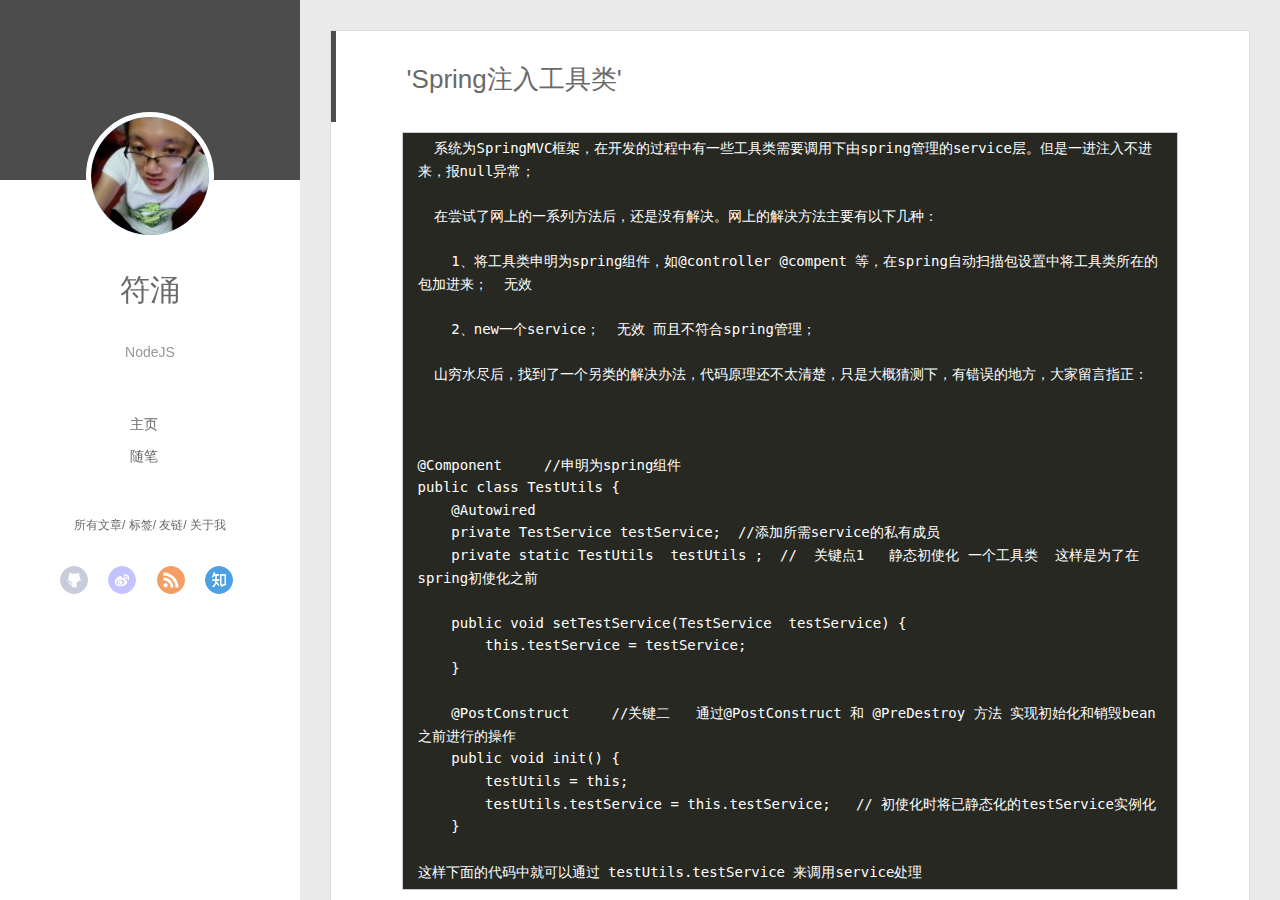
<file: index.html>
<!DOCTYPE html>
<html>
<head>
  <meta charset="utf-8">
  
  <meta http-equiv="X-UA-Compatible" content="IE=edge" >
  <title>符涌的个人博客</title>
  <meta name="viewport" content="width=device-width, initial-scale=1, maximum-scale=1">
  <meta name="description" content="技术无他,唯手熟尔.">
<meta property="og:type" content="website">
<meta property="og:title" content="符涌的个人博客">
<meta property="og:url" content="http://yoursite.com/index.html">
<meta property="og:site_name" content="符涌的个人博客">
<meta property="og:description" content="技术无他,唯手熟尔.">
<meta name="twitter:card" content="summary">
<meta name="twitter:title" content="符涌的个人博客">
<meta name="twitter:description" content="技术无他,唯手熟尔.">
  
    <link rel="alternative" href="/atom.xml" title="符涌的个人博客" type="application/atom+xml">
  
  
    <link rel="icon" href="//favicon.png">
  
  <script src="/style.js"></script>
  

</head>

<body>
  <div id="container">
    <div class="left-col">
      <div class="overlay"></div>
<div class="intrude-less">
	<header id="header" class="inner">
		<a href="/" class="profilepic">
			
			<img src="https://fuyong859050943.github.io/images/avatar.jpg" class="js-avatar">
			
		</a>

		<hgroup>
		  <h1 class="header-author"><a href="/">符涌</a></h1>
		</hgroup>

		
		<p class="header-subtitle">NodeJS</p>
		

		<nav class="header-menu">
			<ul>
			
				<li><a href="/">主页</a></li>
	        
				<li><a href="/tags/随笔">随笔</a></li>
	        
			</ul>
		</nav>
		<nav class="header-smart-menu">
	        
    		
    			
    			<a class="js-smart-menu" data-idx="0" href="javascript:void(0)">所有文章</a>
    			
    			
            
    			
    			<a class="js-smart-menu" data-idx="1" href="javascript:void(0)">标签</a>
    			
    			
            
    			
    			<a class="js-smart-menu" data-idx="2" href="javascript:void(0)">友链</a>
    			
    			
            
    			
    			<a class="js-smart-menu" data-idx="3" href="javascript:void(0)">关于我</a>
    			
    			
            
		</nav>
		<nav class="header-nav">
			<div class="social">
				
					<a class="github" target="_blank" href="https://github.com/fuyong859050943" title="github">github</a>
		        
					<a class="weibo" target="_blank" href="https://my.oschina.net/fuyong/home" title="weibo">weibo</a>
		        
					<a class="rss" target="_blank" href="https://coding.net/u/fuyong" title="rss">rss</a>
		        
					<a class="zhihu" target="_blank" href="https://www.zhihu.com/people/fuyong-68/activities" title="zhihu">zhihu</a>
		        
			</div>
		</nav>
	</header>		
</div>

    </div>
    <div class="mid-col">
      <nav id="mobile-nav">
  	<div class="overlay">
  		<div class="slider-trigger"><i class="icon-list"></i></div>
  		<h1 class="header-author js-mobile-header hide">符涌</h1>
  	</div>
	<div class="intrude-less">
		<header id="header" class="inner">
			<div class="profilepic">
				
					<img src="https://fuyong859050943.github.io/images/avatar.jpg" class="js-avatar">
				
			</div>
			<hgroup>
			  <h1 class="header-author">符涌</h1>
			</hgroup>
			
			<p class="header-subtitle">NodeJS</p>
			
			<nav class="header-menu">
				<ul>
				
					<li><a href="/">主页</a></li>
		        
					<li><a href="/tags/随笔">随笔</a></li>
		        
				</ul>
			</nav>
			<nav class="header-nav">
				<div class="social">
					
						<a class="github" target="_blank" href="https://github.com/fuyong859050943" title="github">github</a>
			        
						<a class="weibo" target="_blank" href="https://my.oschina.net/fuyong/home" title="weibo">weibo</a>
			        
						<a class="rss" target="_blank" href="https://coding.net/u/fuyong" title="rss">rss</a>
			        
						<a class="zhihu" target="_blank" href="https://www.zhihu.com/people/fuyong-68/activities" title="zhihu">zhihu</a>
			        
				</div>
			</nav>
		</header>				
	</div>
</nav>

      <div class="body-wrap">
        
  
    <article id="post-Spring注入工具类" class="article article-type-post" itemscope itemprop="blogPost">
  <div class="article-inner">
    
      <input type="hidden" class="isFancy" />
    
    
      <header class="article-header">
        
  
    <h1 itemprop="name">
      <a class="article-title" href="/2017/01/13/Spring注入工具类/">&#39;Spring注入工具类&#39;</a>
    </h1>
  

      </header>
    
    <div class="article-entry" itemprop="articleBody">
      
        <pre><code>  系统为SpringMVC框架，在开发的过程中有一些工具类需要调用下由spring管理的service层。但是一进注入不进来，报null异常；

  在尝试了网上的一系列方法后，还是没有解决。网上的解决方法主要有以下几种：

    1、将工具类申明为spring组件，如@controller @compent 等，在spring自动扫描包设置中将工具类所在的包加进来；  无效  

    2、new一个service；  无效 而且不符合spring管理；

  山穷水尽后，找到了一个另类的解决办法，代码原理还不太清楚，只是大概猜测下，有错误的地方，大家留言指正：



@Component     //申明为spring组件
public class TestUtils {  
    @Autowired    
    private TestService testService;  //添加所需service的私有成员
    private static TestUtils  testUtils ;  //  关键点1   静态初使化 一个工具类  这样是为了在spring初使化之前

    public void setTestService(TestService  testService) {  
        this.testService = testService;  
    }  

    @PostConstruct     //关键二   通过@PostConstruct 和 @PreDestroy 方法 实现初始化和销毁bean之前进行的操作
    public void init() {  
        testUtils = this;  
        testUtils.testService = this.testService;   // 初使化时将已静态化的testService实例化
    }  

这样下面的代码中就可以通过 testUtils.testService 来调用service处理
</code></pre>
      
    </div>
    <div class="article-info article-info-index">
      
      <a href="/2017/01/13/Spring注入工具类/" class="archive-article-date">
  	<time datetime="2017-01-13T13:21:37.000Z" itemprop="datePublished"><i class="icon-clock"></i>2017-01-13</time>
</a>
      
      

      <div class="clearfix"></div>
    </div>
  </div>
</article>










  
    <article id="post-HEXO搭建个人博客" class="article article-type-post" itemscope itemprop="blogPost">
  <div class="article-inner">
    
      <input type="hidden" class="isFancy" />
    
    
      <header class="article-header">
        
  
    <h1 itemprop="name">
      <a class="article-title" href="/2017/01/13/HEXO搭建个人博客/">HEXO搭建个人博客</a>
    </h1>
  

      </header>
    
    <div class="article-entry" itemprop="articleBody">
      
        <p>　　经过各种找资料，踩过各种坑，终于使用 hexo 搭建个人博客初步完成了，域名目前用得时 github 的，我的 hexo 是 3.1.1 版本，hexo 不同的版本，很多配置都不一样。好吧，废话不多说了，开始吧。</p>
<p>　　本篇文章累计了大量评论，和我的一些解答，读者有什么问题可以先看看评论，或者搜下关键字，如果还是有问题可以给我在评论里给我留言，问题很着急的可以加我 ＱＱ：1499065178　，或者给我发邮件：leopardpan@icloud.com ，都可以，如果你已经搭建完成了，可以看看我的另一篇博客HEXO进阶，有讲如何能百度搜索你的博客、多台电脑使用HEXO发布博客等。我现在的博客是使用 Jekyll 搭建的，如果你想使用我现在的模板请看Jekyll搭建个人博客<br>正文：</p>
<p>　这边教程是针对与Mac的，参考链接，由于原文讲到的hexo是以前的老版本，所以现在的版本配置的时候会有些改动。</p>
<p>　之前是想着写博客，一方面是给自己做笔记，可以提升自己的写作、总结能力，一个技术点我们会使用，并不难，但是要做到让让别人也能听懂我们讲得，还是需要一定的技巧和经验的。很多类似于CSDN、博客园也都可以写文章，但是页面的样式我，不是太喜欢，简书还算好点得。最近看到一些大神们的博客（在我的友情链接里有），貌似都是用hexo写得，我也依葫芦画瓢的搭建了一个。不罗嗦了，直接上搭建步骤。<br>配置环境<br>安装Node（必须）</p>
<p>作用：用来生成静态页面的 到Node.js官网下载相应平台的最新版本，一路安装即可。<br>安装Git（必须）</p>
<p>作用：把本地的hexo内容提交到github上去. 安装Xcode就自带有Git，我就不多说了。<br>申请GitHub（必须）</p>
<p>作用：是用来做博客的远程创库、域名、服务器之类的，怎么与本地hexo建立连接等下讲。 github账号我也不再啰嗦了,没有的话直接申请就行了，跟一般的注册账号差不多，SSH Keys，看你自己了，可以不配制，不配置的话以后每次对自己的博客有改动提交的时候就要手动输入账号密码，配置了就不需要了，怎么配置我就不多说了，网上有很多教程。<br>正式安装HEXO　</p>
<p>Node和Git都安装好后，可执行如下命令安装hexo：</p>
<p>$ sudo npm install -g hexo</p>
<p>初始化</p>
<p>创建一个文件夹，如：Blog，cd到Blog里执行hexo init的。命令：</p>
<p>hexo init</p>
<p>好啦，至此，全部安装工作已经完成！<br>生成静态页面</p>
<p>继续再Blog目录下执行如下命令，生成静态页面</p>
<p>hexo generate （hexo g  也可以）   </p>
<p>本地启动</p>
<p>启动本地服务，进行文章预览调试，命令：</p>
<p>hexo server   </p>
<p>浏览器输入<a href="http://localhost:4000" target="_blank" rel="external">http://localhost:4000</a> 我不知道你们能不能，反正我不能，因为我还有环境没配置好<br>常见的HEXO配置错误：</p>
<p>ERROR Plugin load failed: hexo-server</p>
<p>原因： Besides, utilities are separated into a standalone module. hexo.util is not reachable anymore.</p>
<p>解决方法，执行命令：$ sudo npm install hexo-server</p>
<p>执行命令hexo server，提示：Usage: hexo<command> ….</p>
<p>原因：我认为是没有生成本地服务</p>
<p>解决方法，执行命令：$ npm install hexo-server –save</p>
<p>提示：hexo-server@0.1.2 node_modules/hexo-server<br>…. </p>
<p>表示成功了<a href="https://hexo.io/zh-cn/docs/server.html" target="_blank" rel="external">参考</a></p>
<p>这个时候再执行：$ hexo-server</p>
<p>得到: INFO Hexo is running at <a href="http://0.0.0.0:4000/" target="_blank" rel="external">http://0.0.0.0:4000/</a>. Press Ctrl+C to stop.</p>
<p>这个时候再点击<a href="http://0.0.0.0:4000，正常情况下应该是最原始的画面，但是我看到的是：" target="_blank" rel="external">http://0.0.0.0:4000，正常情况下应该是最原始的画面，但是我看到的是：</a> 白板和Cannot GET / 几个字 原因： 由于2.6以后就更新了，我们需要手动配置些东西，我们需要输入下面三行命令：</p>
<p>npm install hexo-renderer-ejs –save<br>npm install hexo-renderer-stylus –save<br>npm install hexo-renderer-marked –save</p>
<p>这个时候再重新生成静态文件，命令：</p>
<p>hexo generate （或hexo g）</p>
<p>启动本地服务器：</p>
<p>hexo server （或hexo s）</p>
<p>再点击网址<a href="http://0.0.0.0:4000" target="_blank" rel="external">http://0.0.0.0:4000</a> OK终于可以看到属于你自己的blog啦，?，虽然很简陋，但好歹有了一个属于自己的小窝了。参考链接，本地已经简单的设置好了，但是现在域名和服务器都是基于自己的电脑，接下来需要跟github进行关联。<br>配置Github<br>建立Repository</p>
<p>建立与你用户名对应的仓库，仓库名必须为【your_user_name.github.io】，固定写法 然后建立关联，我的Blog在本地/Users/leopard/Blog，Blog是我之前建的东西也全在这里面，有：</p>
<pre><code>Blog
　｜
　｜－－ _config.yml
　｜－－ node_modules
　｜－－ public
　｜－－ source
　｜－－ db.json
　｜－－ package.json
　｜－－ scaffolds
　｜－－ themes 　　　　　 　　　
</code></pre><p>现在我们需要_config.yml文件，来建立关联，命令：</p>
<p>vim _config.yml</p>
<p>翻到最下面，改成我这样子的，注意： : 后面要有空格</p>
<p>deploy:<br>  type: git<br>  repository: <a href="https://github.com/leopardpan/leopardpan.github.io.git" target="_blank" rel="external">https://github.com/leopardpan/leopardpan.github.io.git</a><br>  branch: master</p>
<p>执行如下命令才能使用git部署</p>
<p>npm install hexo-deployer-git –save</p>
<p>网上会有很多说法，有的type是github, 还有repository 最后面的后缀也不一样，是github.com.git，我也踩了很多坑，我现在的版本是hexo: 3.1.1，执行命令hexo -vsersion就出来了,貌似3.0后全部改成我上面这种格式了。 忘了说了，我没用SSH Keys如果你用了SSH Keys的话直接在github里复制SSH的就行了，总共就两种协议，相信你懂的。 然后，执行配置命令：</p>
<p>hexo deploy</p>
<p>　然后再浏览器中输入<a href="http://leopardpan.github.io/就行了，我的" target="_blank" rel="external">http://leopardpan.github.io/就行了，我的</a> github 的账户叫 leopardpan ,把这个改成你 github 的账户名就行了<br>部署步骤</p>
<p>每次部署的步骤，可按以下三步来进行。</p>
<p>hexo clean<br>hexo generate<br>hexo deploy</p>
<p>一些常用命令：</p>
<p>hexo new “postName” #新建文章<br>hexo new page “pageName” #新建页面<br>hexo generate #生成静态页面至public目录<br>hexo server #开启预览访问端口（默认端口4000，’ctrl + c’关闭server）<br>hexo deploy #将.deploy目录部署到GitHub<br>hexo help  #查看帮助<br>hexo version  #查看Hexo的版本</p>
<p>这里有大量的主题列表使用方法里面 都有详细的介绍，我就不多说了。<br>我这里有几款个人认为不错的主题，免去你们，一个一个的选了，欢迎吐槽我的审美，?<br>　Cover - A chic theme with facebook-like cover photo<br>　Oishi - A white theme based on Landscape plus and Writing.<br>　Sidebar - Another theme based on Light with a simple sidebar<br>　TKL - A responsive design theme for Hexo. 一个设计优雅的响应式主题<br>　Tinnypp - A clean, simple theme based on Tinny<br>　Writing - A small and simple hexo theme based on Light<br>　Yilia - Responsive and simple style 优雅简洁响应式主题，我用得就是这个。<br>　Pacman voidy - A theme with dynamic tagcloud and dynamic snow<br>一些基本路径</p>
<p>　文章在 source/_posts，编辑器可以用 Sublime，支持 markdown 语法。如果想修改头像可以直接在主题的 _config.yml 文件里面修改，友情链接，之类的都在这里，修改名字在 public/index.html 里修改，开始打理你的博客吧，有什么问题或者建议，都可以提出来，我会继续完善的。</p>
<p>Markdown语法参考链接: 作业部落<br>Q&amp;A</p>
<pre><code>问：如何让文章想只显示一部分和一个 阅读全文 的按钮？
答：在文章中加一个 &lt;!--more--&gt; ， &lt;!--more--&gt; 后面的内容就不会显示出来了。

问：本地部署成功了，也能预览效果，但使用 username.github.io 访问，出现 404 .
答：首先确认 hexo d 命令执行是否报错，如果没有报错，再查看一下你的 github 的 username.github.io 仓库，你的博客是否已经成功提交了，你的 github 邮箱也要通过验证才行。
</code></pre>
      
    </div>
    <div class="article-info article-info-index">
      
      <a href="/2017/01/13/HEXO搭建个人博客/" class="archive-article-date">
  	<time datetime="2017-01-13T05:58:51.000Z" itemprop="datePublished"><i class="icon-clock"></i>2017-01-13</time>
</a>
      
      

      <div class="clearfix"></div>
    </div>
  </div>
</article>










  
    <article id="post-hello-world" class="article article-type-post" itemscope itemprop="blogPost">
  <div class="article-inner">
    
      <input type="hidden" class="isFancy" />
    
    
      <header class="article-header">
        
  
    <h1 itemprop="name">
      <a class="article-title" href="/2016/10/07/hello-world/">Hello World</a>
    </h1>
  

      </header>
    
    <div class="article-entry" itemprop="articleBody">
      
        <p>Welcome to <a href="https://hexo.io/" target="_blank" rel="external">Hexo</a>! This is your very first post. Check <a href="https://hexo.io/docs/" target="_blank" rel="external">documentation</a> for more info. If you get any problems when using Hexo, you can find the answer in <a href="https://hexo.io/docs/troubleshooting.html" target="_blank" rel="external">troubleshooting</a> or you can ask me on <a href="https://github.com/hexojs/hexo/issues" target="_blank" rel="external">GitHub</a>.</p>
<h2 id="Quick-Start"><a href="#Quick-Start" class="headerlink" title="Quick Start"></a>Quick Start</h2><h3 id="Create-a-new-post"><a href="#Create-a-new-post" class="headerlink" title="Create a new post"></a>Create a new post</h3><figure class="highlight bash"><table><tr><td class="gutter"><pre><div class="line">1</div></pre></td><td class="code"><pre><div class="line">$ hexo new <span class="string">"My New Post"</span></div></pre></td></tr></table></figure>
<p>More info: <a href="https://hexo.io/docs/writing.html" target="_blank" rel="external">Writing</a></p>
<h3 id="Run-server"><a href="#Run-server" class="headerlink" title="Run server"></a>Run server</h3><figure class="highlight bash"><table><tr><td class="gutter"><pre><div class="line">1</div></pre></td><td class="code"><pre><div class="line">$ hexo server</div></pre></td></tr></table></figure>
<p>More info: <a href="https://hexo.io/docs/server.html" target="_blank" rel="external">Server</a></p>
<h3 id="Generate-static-files"><a href="#Generate-static-files" class="headerlink" title="Generate static files"></a>Generate static files</h3><figure class="highlight bash"><table><tr><td class="gutter"><pre><div class="line">1</div></pre></td><td class="code"><pre><div class="line">$ hexo generate</div></pre></td></tr></table></figure>
<p>More info: <a href="https://hexo.io/docs/generating.html" target="_blank" rel="external">Generating</a></p>
<h3 id="Deploy-to-remote-sites"><a href="#Deploy-to-remote-sites" class="headerlink" title="Deploy to remote sites"></a>Deploy to remote sites</h3><figure class="highlight bash"><table><tr><td class="gutter"><pre><div class="line">1</div></pre></td><td class="code"><pre><div class="line">$ hexo deploy</div></pre></td></tr></table></figure>
<p>More info: <a href="https://hexo.io/docs/deployment.html" target="_blank" rel="external">Deployment</a></p>

      
    </div>
    <div class="article-info article-info-index">
      
      <a href="/2016/10/07/hello-world/" class="archive-article-date">
  	<time datetime="2016-10-07T14:52:02.584Z" itemprop="datePublished"><i class="icon-clock"></i>2016-10-07</time>
</a>
      
      

      <div class="clearfix"></div>
    </div>
  </div>
</article>










  
  


      </div>
      <footer id="footer">
  <div class="outer">
    <div id="footer-info">
    	<div class="footer-left">
    		&copy; 2017 符涌
    	</div>
      	<div class="footer-right">
      		<a href="http://hexo.io/" target="_blank">Hexo</a>  Theme <a href="https://github.com/litten/hexo-theme-yilia" target="_blank">Yilia</a> by Litten
      	</div>
    </div>
  </div>
</footer>
    </div>
    <script>
	var yiliaConfig = {
		fancybox: true,
		mathjax: false,
		animate: true,
		isHome: true,
		isPost: false,
		isArchive: false,
		isTag: false,
		isCategory: false,
		open_in_new: false,
		root: "/",
		innerArchive: true
	}
</script>

<script src="/./main.js"></script>


    
<div class="tools-col">
  <ul class="btn-wrap">
    
      <li class="chose" data-hook="tools-section-all"><span class="text">全部</span><i class="icon-book"></i></li>
    
    
      <li data-hook="tools-section-tag"><span class="text">标签</span><i class="icon-price-tags"></i></li>
    
    
      <li data-hook="tools-section-friends"><span class="text">友链</span><i class="icon-link"></i></li>
    
    
      <li data-hook="tools-section-me"><span class="text">我</span><i class="icon-smile"></i></li>
    
  </ul>
  <div class="tools-wrap">
    
    	<section class="tools-section tools-section-all chose">
    	</section>
    

    
    	<section class="tools-section tools-section-tag">
    			<div class="widget tagcloud" id="js-tagcloud">
    				
    			</div>
    	</section>
    

    
    	<section class="tools-section tools-section-friends">
  		
  			<div class="friends-wrap" id="js-friends">
  			
  	          <a target="_blank" class="main-nav-link switch-friends-link" href="https://github.com/fuyong859050943">友情链接1</a>
  	        
  	          <a target="_blank" class="main-nav-link switch-friends-link" href="https://github.com/fuyong859050943">友情链接2</a>
  	        
  	          <a target="_blank" class="main-nav-link switch-friends-link" href="https://github.com/fuyong859050943">友情链接3</a>
  	        
  	        </div>
  		
    	</section>
    

    
    	<section class="tools-section tools-section-me">
  	  	
  	  		<div class="aboutme-wrap" id="js-aboutme">很惭愧&lt;br&gt;&lt;br&gt;只做了一点微小的工作&lt;br&gt;谢谢大家</div>
  	  	
    	</section>
    
  </div>
  
</div>
    <!-- Root element of PhotoSwipe. Must have class pswp. -->
<div class="pswp" tabindex="-1" role="dialog" aria-hidden="true">

    <!-- Background of PhotoSwipe. 
         It's a separate element as animating opacity is faster than rgba(). -->
    <div class="pswp__bg"></div>

    <!-- Slides wrapper with overflow:hidden. -->
    <div class="pswp__scroll-wrap">

        <!-- Container that holds slides. 
            PhotoSwipe keeps only 3 of them in the DOM to save memory.
            Don't modify these 3 pswp__item elements, data is added later on. -->
        <div class="pswp__container">
            <div class="pswp__item"></div>
            <div class="pswp__item"></div>
            <div class="pswp__item"></div>
        </div>

        <!-- Default (PhotoSwipeUI_Default) interface on top of sliding area. Can be changed. -->
        <div class="pswp__ui pswp__ui--hidden">

            <div class="pswp__top-bar">

                <!--  Controls are self-explanatory. Order can be changed. -->

                <div class="pswp__counter"></div>

                <button class="pswp__button pswp__button--close" title="Close (Esc)"></button>

                <button class="pswp__button pswp__button--share" style="display:none" title="Share"></button>

                <button class="pswp__button pswp__button--fs" title="Toggle fullscreen"></button>

                <button class="pswp__button pswp__button--zoom" title="Zoom in/out"></button>

                <!-- Preloader demo http://codepen.io/dimsemenov/pen/yyBWoR -->
                <!-- element will get class pswp__preloader--active when preloader is running -->
                <div class="pswp__preloader">
                    <div class="pswp__preloader__icn">
                      <div class="pswp__preloader__cut">
                        <div class="pswp__preloader__donut"></div>
                      </div>
                    </div>
                </div>
            </div>

            <div class="pswp__share-modal pswp__share-modal--hidden pswp__single-tap">
                <div class="pswp__share-tooltip"></div> 
            </div>

            <button class="pswp__button pswp__button--arrow--left" title="Previous (arrow left)">
            </button>

            <button class="pswp__button pswp__button--arrow--right" title="Next (arrow right)">
            </button>

            <div class="pswp__caption">
                <div class="pswp__caption__center"></div>
            </div>

        </div>

    </div>

</div>
  </div>
</body>
</html>
</file>
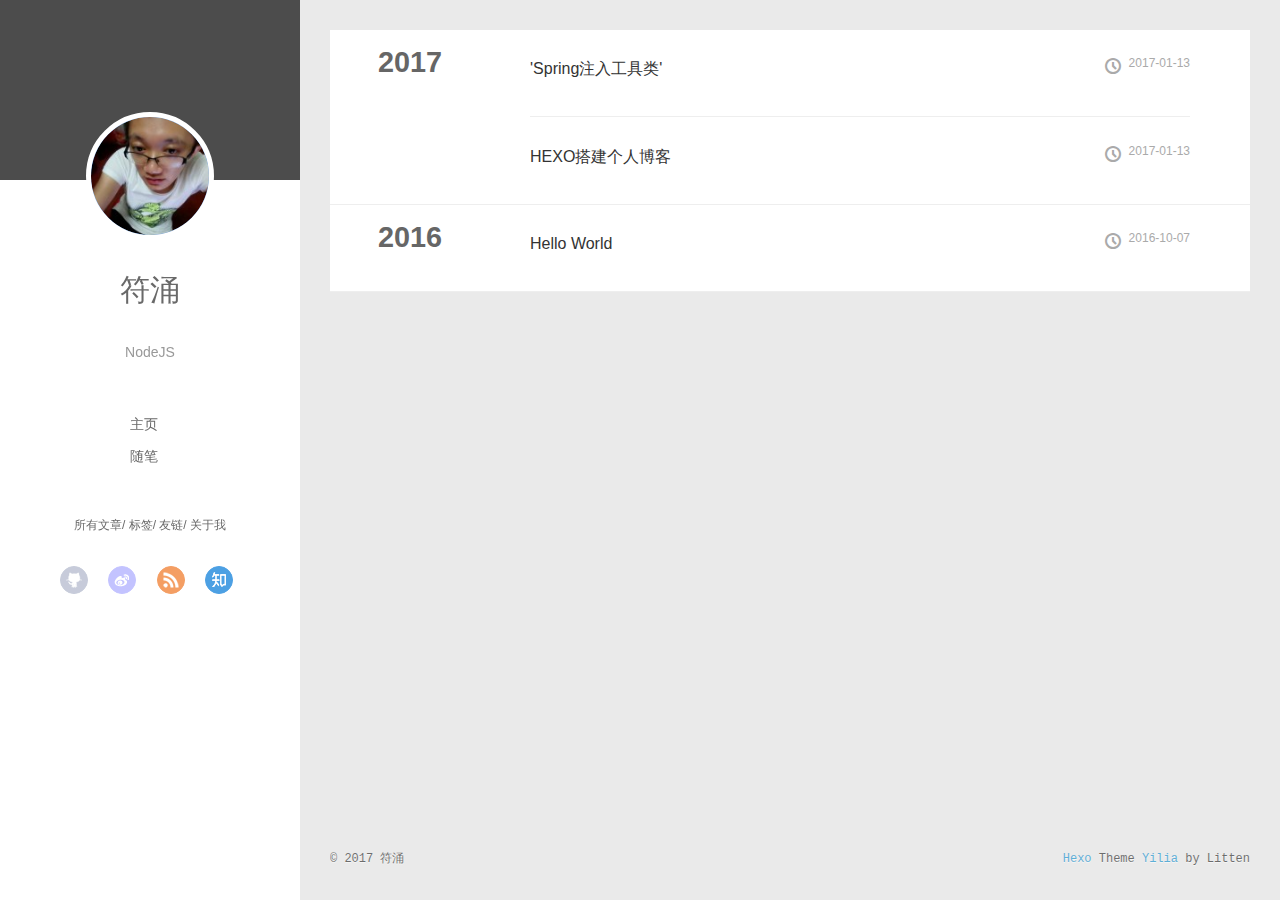
<file: archives/index.html>
<!DOCTYPE html>
<html>
<head>
  <meta charset="utf-8">
  
  <meta http-equiv="X-UA-Compatible" content="IE=edge" >
  <title>Archives | 符涌的个人博客</title>
  <meta name="viewport" content="width=device-width, initial-scale=1, maximum-scale=1">
  <meta name="description" content="技术无他,唯手熟尔.">
<meta property="og:type" content="website">
<meta property="og:title" content="符涌的个人博客">
<meta property="og:url" content="http://yoursite.com/archives/index.html">
<meta property="og:site_name" content="符涌的个人博客">
<meta property="og:description" content="技术无他,唯手熟尔.">
<meta name="twitter:card" content="summary">
<meta name="twitter:title" content="符涌的个人博客">
<meta name="twitter:description" content="技术无他,唯手熟尔.">
  
    <link rel="alternative" href="/atom.xml" title="符涌的个人博客" type="application/atom+xml">
  
  
    <link rel="icon" href="//favicon.png">
  
  <script src="/style.js"></script>
  

</head>

<body>
  <div id="container">
    <div class="left-col">
      <div class="overlay"></div>
<div class="intrude-less">
	<header id="header" class="inner">
		<a href="/" class="profilepic">
			
			<img src="https://fuyong859050943.github.io/images/avatar.jpg" class="js-avatar">
			
		</a>

		<hgroup>
		  <h1 class="header-author"><a href="/">符涌</a></h1>
		</hgroup>

		
		<p class="header-subtitle">NodeJS</p>
		

		<nav class="header-menu">
			<ul>
			
				<li><a href="/">主页</a></li>
	        
				<li><a href="/tags/随笔">随笔</a></li>
	        
			</ul>
		</nav>
		<nav class="header-smart-menu">
	        
    		
    			
    			<a class="js-smart-menu" data-idx="0" href="javascript:void(0)">所有文章</a>
    			
    			
            
    			
    			<a class="js-smart-menu" data-idx="1" href="javascript:void(0)">标签</a>
    			
    			
            
    			
    			<a class="js-smart-menu" data-idx="2" href="javascript:void(0)">友链</a>
    			
    			
            
    			
    			<a class="js-smart-menu" data-idx="3" href="javascript:void(0)">关于我</a>
    			
    			
            
		</nav>
		<nav class="header-nav">
			<div class="social">
				
					<a class="github" target="_blank" href="https://github.com/fuyong859050943" title="github">github</a>
		        
					<a class="weibo" target="_blank" href="https://my.oschina.net/fuyong/home" title="weibo">weibo</a>
		        
					<a class="rss" target="_blank" href="https://coding.net/u/fuyong" title="rss">rss</a>
		        
					<a class="zhihu" target="_blank" href="https://www.zhihu.com/people/fuyong-68/activities" title="zhihu">zhihu</a>
		        
			</div>
		</nav>
	</header>		
</div>

    </div>
    <div class="mid-col">
      <nav id="mobile-nav">
  	<div class="overlay">
  		<div class="slider-trigger"><i class="icon-list"></i></div>
  		<h1 class="header-author js-mobile-header hide">符涌</h1>
  	</div>
	<div class="intrude-less">
		<header id="header" class="inner">
			<div class="profilepic">
				
					<img src="https://fuyong859050943.github.io/images/avatar.jpg" class="js-avatar">
				
			</div>
			<hgroup>
			  <h1 class="header-author">符涌</h1>
			</hgroup>
			
			<p class="header-subtitle">NodeJS</p>
			
			<nav class="header-menu">
				<ul>
				
					<li><a href="/">主页</a></li>
		        
					<li><a href="/tags/随笔">随笔</a></li>
		        
				</ul>
			</nav>
			<nav class="header-nav">
				<div class="social">
					
						<a class="github" target="_blank" href="https://github.com/fuyong859050943" title="github">github</a>
			        
						<a class="weibo" target="_blank" href="https://my.oschina.net/fuyong/home" title="weibo">weibo</a>
			        
						<a class="rss" target="_blank" href="https://coding.net/u/fuyong" title="rss">rss</a>
			        
						<a class="zhihu" target="_blank" href="https://www.zhihu.com/people/fuyong-68/activities" title="zhihu">zhihu</a>
			        
				</div>
			</nav>
		</header>				
	</div>
</nav>

      <div class="body-wrap">
        
  
  
    
    
      
      
      <section class="archives-wrap">
        <div class="archive-year-wrap">
          <a href="/archives/2017" class="archive-year">2017</a>
        </div>
        <div class="archives">
    
    <article class="archive-article archive-type-post">
  <div class="archive-article-inner">
    <header class="archive-article-header">
      	<div class="article-meta">
	      	<a href="/2017/01/13/Spring注入工具类/" class="archive-article-date">
  	<time datetime="2017-01-13T13:21:37.000Z" itemprop="datePublished"><i class="icon-clock"></i>2017-01-13</time>
</a>
        </div>
    	 
  
    <h1 itemprop="name">
      <a class="archive-article-title" href="/2017/01/13/Spring注入工具类/">&#39;Spring注入工具类&#39;</a>
    </h1>
  

        <div class="article-info info-on-right">
          
          

        </div>
        <div class="clearfix"></div>
    </header>
  </div>
</article>
  
    
    
    <article class="archive-article archive-type-post">
  <div class="archive-article-inner">
    <header class="archive-article-header">
      	<div class="article-meta">
	      	<a href="/2017/01/13/HEXO搭建个人博客/" class="archive-article-date">
  	<time datetime="2017-01-13T05:58:51.000Z" itemprop="datePublished"><i class="icon-clock"></i>2017-01-13</time>
</a>
        </div>
    	 
  
    <h1 itemprop="name">
      <a class="archive-article-title" href="/2017/01/13/HEXO搭建个人博客/">HEXO搭建个人博客</a>
    </h1>
  

        <div class="article-info info-on-right">
          
          

        </div>
        <div class="clearfix"></div>
    </header>
  </div>
</article>
  
    
    
      
        </div></section>
      
      
      <section class="archives-wrap">
        <div class="archive-year-wrap">
          <a href="/archives/2016" class="archive-year">2016</a>
        </div>
        <div class="archives">
    
    <article class="archive-article archive-type-post">
  <div class="archive-article-inner">
    <header class="archive-article-header">
      	<div class="article-meta">
	      	<a href="/2016/10/07/hello-world/" class="archive-article-date">
  	<time datetime="2016-10-07T14:52:02.584Z" itemprop="datePublished"><i class="icon-clock"></i>2016-10-07</time>
</a>
        </div>
    	 
  
    <h1 itemprop="name">
      <a class="archive-article-title" href="/2016/10/07/hello-world/">Hello World</a>
    </h1>
  

        <div class="article-info info-on-right">
          
          

        </div>
        <div class="clearfix"></div>
    </header>
  </div>
</article>
  
  
    </div></section>
  

    


      </div>
      <footer id="footer">
  <div class="outer">
    <div id="footer-info">
    	<div class="footer-left">
    		&copy; 2017 符涌
    	</div>
      	<div class="footer-right">
      		<a href="http://hexo.io/" target="_blank">Hexo</a>  Theme <a href="https://github.com/litten/hexo-theme-yilia" target="_blank">Yilia</a> by Litten
      	</div>
    </div>
  </div>
</footer>
    </div>
    <script>
	var yiliaConfig = {
		fancybox: true,
		mathjax: false,
		animate: true,
		isHome: false,
		isPost: false,
		isArchive: true,
		isTag: false,
		isCategory: false,
		open_in_new: false,
		root: "/",
		innerArchive: true
	}
</script>

<script src="/./main.js"></script>


    
<div class="tools-col">
  <ul class="btn-wrap">
    
      <li class="chose" data-hook="tools-section-all"><span class="text">全部</span><i class="icon-book"></i></li>
    
    
      <li data-hook="tools-section-tag"><span class="text">标签</span><i class="icon-price-tags"></i></li>
    
    
      <li data-hook="tools-section-friends"><span class="text">友链</span><i class="icon-link"></i></li>
    
    
      <li data-hook="tools-section-me"><span class="text">我</span><i class="icon-smile"></i></li>
    
  </ul>
  <div class="tools-wrap">
    
    	<section class="tools-section tools-section-all chose">
    	</section>
    

    
    	<section class="tools-section tools-section-tag">
    			<div class="widget tagcloud" id="js-tagcloud">
    				
    			</div>
    	</section>
    

    
    	<section class="tools-section tools-section-friends">
  		
  			<div class="friends-wrap" id="js-friends">
  			
  	          <a target="_blank" class="main-nav-link switch-friends-link" href="https://github.com/fuyong859050943">友情链接1</a>
  	        
  	          <a target="_blank" class="main-nav-link switch-friends-link" href="https://github.com/fuyong859050943">友情链接2</a>
  	        
  	          <a target="_blank" class="main-nav-link switch-friends-link" href="https://github.com/fuyong859050943">友情链接3</a>
  	        
  	        </div>
  		
    	</section>
    

    
    	<section class="tools-section tools-section-me">
  	  	
  	  		<div class="aboutme-wrap" id="js-aboutme">很惭愧&lt;br&gt;&lt;br&gt;只做了一点微小的工作&lt;br&gt;谢谢大家</div>
  	  	
    	</section>
    
  </div>
  
</div>
    <!-- Root element of PhotoSwipe. Must have class pswp. -->
<div class="pswp" tabindex="-1" role="dialog" aria-hidden="true">

    <!-- Background of PhotoSwipe. 
         It's a separate element as animating opacity is faster than rgba(). -->
    <div class="pswp__bg"></div>

    <!-- Slides wrapper with overflow:hidden. -->
    <div class="pswp__scroll-wrap">

        <!-- Container that holds slides. 
            PhotoSwipe keeps only 3 of them in the DOM to save memory.
            Don't modify these 3 pswp__item elements, data is added later on. -->
        <div class="pswp__container">
            <div class="pswp__item"></div>
            <div class="pswp__item"></div>
            <div class="pswp__item"></div>
        </div>

        <!-- Default (PhotoSwipeUI_Default) interface on top of sliding area. Can be changed. -->
        <div class="pswp__ui pswp__ui--hidden">

            <div class="pswp__top-bar">

                <!--  Controls are self-explanatory. Order can be changed. -->

                <div class="pswp__counter"></div>

                <button class="pswp__button pswp__button--close" title="Close (Esc)"></button>

                <button class="pswp__button pswp__button--share" style="display:none" title="Share"></button>

                <button class="pswp__button pswp__button--fs" title="Toggle fullscreen"></button>

                <button class="pswp__button pswp__button--zoom" title="Zoom in/out"></button>

                <!-- Preloader demo http://codepen.io/dimsemenov/pen/yyBWoR -->
                <!-- element will get class pswp__preloader--active when preloader is running -->
                <div class="pswp__preloader">
                    <div class="pswp__preloader__icn">
                      <div class="pswp__preloader__cut">
                        <div class="pswp__preloader__donut"></div>
                      </div>
                    </div>
                </div>
            </div>

            <div class="pswp__share-modal pswp__share-modal--hidden pswp__single-tap">
                <div class="pswp__share-tooltip"></div> 
            </div>

            <button class="pswp__button pswp__button--arrow--left" title="Previous (arrow left)">
            </button>

            <button class="pswp__button pswp__button--arrow--right" title="Next (arrow right)">
            </button>

            <div class="pswp__caption">
                <div class="pswp__caption__center"></div>
            </div>

        </div>

    </div>

</div>
  </div>
</body>
</html>
</file>
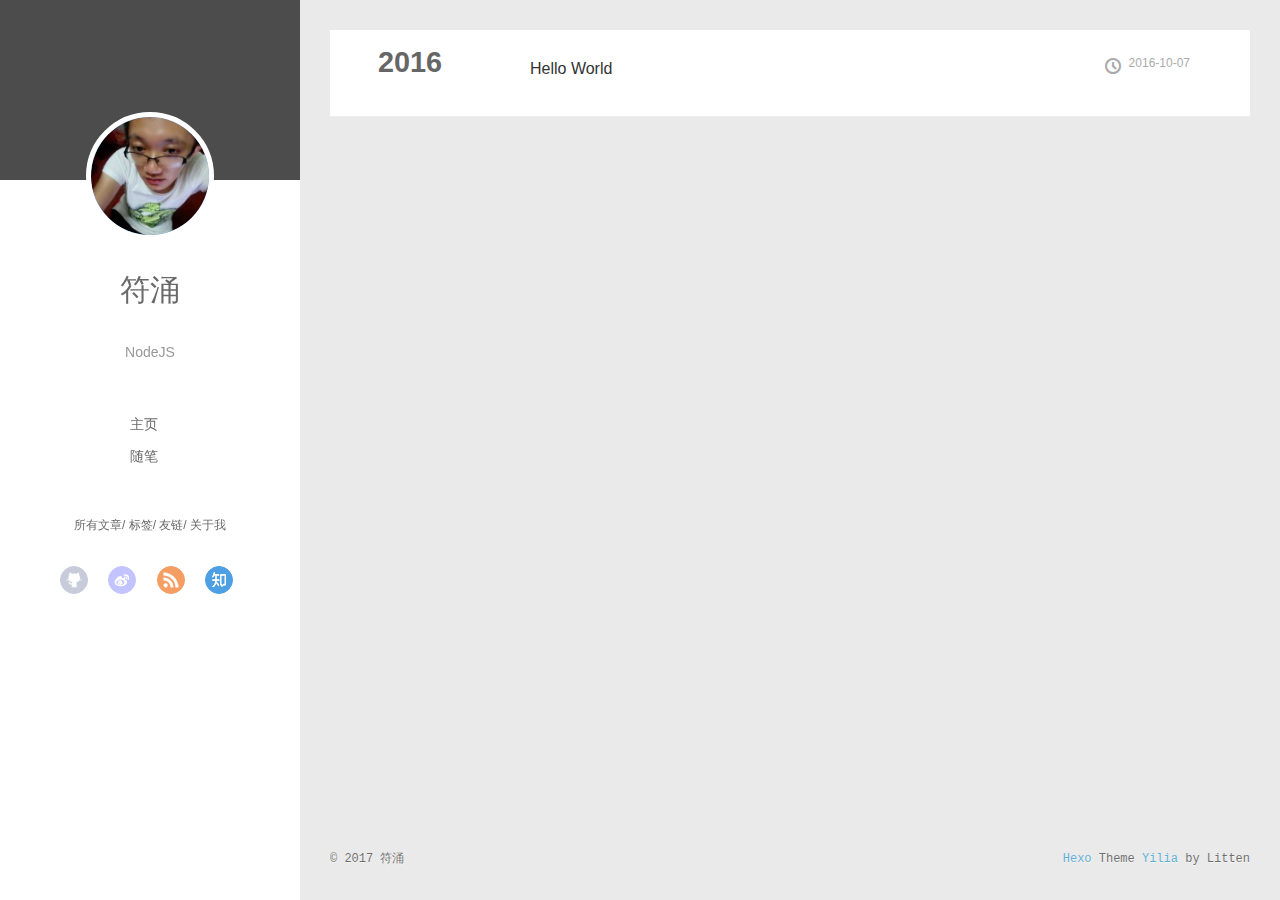
<file: archives/2016/index.html>
<!DOCTYPE html>
<html>
<head>
  <meta charset="utf-8">
  
  <meta http-equiv="X-UA-Compatible" content="IE=edge" >
  <title>Archives: 2016 | 符涌的个人博客</title>
  <meta name="viewport" content="width=device-width, initial-scale=1, maximum-scale=1">
  <meta name="description" content="技术无他,唯手熟尔.">
<meta property="og:type" content="website">
<meta property="og:title" content="符涌的个人博客">
<meta property="og:url" content="http://yoursite.com/archives/2016/index.html">
<meta property="og:site_name" content="符涌的个人博客">
<meta property="og:description" content="技术无他,唯手熟尔.">
<meta name="twitter:card" content="summary">
<meta name="twitter:title" content="符涌的个人博客">
<meta name="twitter:description" content="技术无他,唯手熟尔.">
  
    <link rel="alternative" href="/atom.xml" title="符涌的个人博客" type="application/atom+xml">
  
  
    <link rel="icon" href="//favicon.png">
  
  <script src="/style.js"></script>
  

</head>

<body>
  <div id="container">
    <div class="left-col">
      <div class="overlay"></div>
<div class="intrude-less">
	<header id="header" class="inner">
		<a href="/" class="profilepic">
			
			<img src="https://fuyong859050943.github.io/images/avatar.jpg" class="js-avatar">
			
		</a>

		<hgroup>
		  <h1 class="header-author"><a href="/">符涌</a></h1>
		</hgroup>

		
		<p class="header-subtitle">NodeJS</p>
		

		<nav class="header-menu">
			<ul>
			
				<li><a href="/">主页</a></li>
	        
				<li><a href="/tags/随笔">随笔</a></li>
	        
			</ul>
		</nav>
		<nav class="header-smart-menu">
	        
    		
    			
    			<a class="js-smart-menu" data-idx="0" href="javascript:void(0)">所有文章</a>
    			
    			
            
    			
    			<a class="js-smart-menu" data-idx="1" href="javascript:void(0)">标签</a>
    			
    			
            
    			
    			<a class="js-smart-menu" data-idx="2" href="javascript:void(0)">友链</a>
    			
    			
            
    			
    			<a class="js-smart-menu" data-idx="3" href="javascript:void(0)">关于我</a>
    			
    			
            
		</nav>
		<nav class="header-nav">
			<div class="social">
				
					<a class="github" target="_blank" href="https://github.com/fuyong859050943" title="github">github</a>
		        
					<a class="weibo" target="_blank" href="https://my.oschina.net/fuyong/home" title="weibo">weibo</a>
		        
					<a class="rss" target="_blank" href="https://coding.net/u/fuyong" title="rss">rss</a>
		        
					<a class="zhihu" target="_blank" href="https://www.zhihu.com/people/fuyong-68/activities" title="zhihu">zhihu</a>
		        
			</div>
		</nav>
	</header>		
</div>

    </div>
    <div class="mid-col">
      <nav id="mobile-nav">
  	<div class="overlay">
  		<div class="slider-trigger"><i class="icon-list"></i></div>
  		<h1 class="header-author js-mobile-header hide">符涌</h1>
  	</div>
	<div class="intrude-less">
		<header id="header" class="inner">
			<div class="profilepic">
				
					<img src="https://fuyong859050943.github.io/images/avatar.jpg" class="js-avatar">
				
			</div>
			<hgroup>
			  <h1 class="header-author">符涌</h1>
			</hgroup>
			
			<p class="header-subtitle">NodeJS</p>
			
			<nav class="header-menu">
				<ul>
				
					<li><a href="/">主页</a></li>
		        
					<li><a href="/tags/随笔">随笔</a></li>
		        
				</ul>
			</nav>
			<nav class="header-nav">
				<div class="social">
					
						<a class="github" target="_blank" href="https://github.com/fuyong859050943" title="github">github</a>
			        
						<a class="weibo" target="_blank" href="https://my.oschina.net/fuyong/home" title="weibo">weibo</a>
			        
						<a class="rss" target="_blank" href="https://coding.net/u/fuyong" title="rss">rss</a>
			        
						<a class="zhihu" target="_blank" href="https://www.zhihu.com/people/fuyong-68/activities" title="zhihu">zhihu</a>
			        
				</div>
			</nav>
		</header>				
	</div>
</nav>

      <div class="body-wrap">
        
  
  
    
    
      
      
      <section class="archives-wrap">
        <div class="archive-year-wrap">
          <a href="/archives/2016" class="archive-year">2016</a>
        </div>
        <div class="archives">
    
    <article class="archive-article archive-type-post">
  <div class="archive-article-inner">
    <header class="archive-article-header">
      	<div class="article-meta">
	      	<a href="/2016/10/07/hello-world/" class="archive-article-date">
  	<time datetime="2016-10-07T14:52:02.584Z" itemprop="datePublished"><i class="icon-clock"></i>2016-10-07</time>
</a>
        </div>
    	 
  
    <h1 itemprop="name">
      <a class="archive-article-title" href="/2016/10/07/hello-world/">Hello World</a>
    </h1>
  

        <div class="article-info info-on-right">
          
          

        </div>
        <div class="clearfix"></div>
    </header>
  </div>
</article>
  
  
    </div></section>
  

    


      </div>
      <footer id="footer">
  <div class="outer">
    <div id="footer-info">
    	<div class="footer-left">
    		&copy; 2017 符涌
    	</div>
      	<div class="footer-right">
      		<a href="http://hexo.io/" target="_blank">Hexo</a>  Theme <a href="https://github.com/litten/hexo-theme-yilia" target="_blank">Yilia</a> by Litten
      	</div>
    </div>
  </div>
</footer>
    </div>
    <script>
	var yiliaConfig = {
		fancybox: true,
		mathjax: false,
		animate: true,
		isHome: false,
		isPost: false,
		isArchive: true,
		isTag: false,
		isCategory: false,
		open_in_new: false,
		root: "/",
		innerArchive: true
	}
</script>

<script src="/./main.js"></script>


    
<div class="tools-col">
  <ul class="btn-wrap">
    
      <li class="chose" data-hook="tools-section-all"><span class="text">全部</span><i class="icon-book"></i></li>
    
    
      <li data-hook="tools-section-tag"><span class="text">标签</span><i class="icon-price-tags"></i></li>
    
    
      <li data-hook="tools-section-friends"><span class="text">友链</span><i class="icon-link"></i></li>
    
    
      <li data-hook="tools-section-me"><span class="text">我</span><i class="icon-smile"></i></li>
    
  </ul>
  <div class="tools-wrap">
    
    	<section class="tools-section tools-section-all chose">
    	</section>
    

    
    	<section class="tools-section tools-section-tag">
    			<div class="widget tagcloud" id="js-tagcloud">
    				
    			</div>
    	</section>
    

    
    	<section class="tools-section tools-section-friends">
  		
  			<div class="friends-wrap" id="js-friends">
  			
  	          <a target="_blank" class="main-nav-link switch-friends-link" href="https://github.com/fuyong859050943">友情链接1</a>
  	        
  	          <a target="_blank" class="main-nav-link switch-friends-link" href="https://github.com/fuyong859050943">友情链接2</a>
  	        
  	          <a target="_blank" class="main-nav-link switch-friends-link" href="https://github.com/fuyong859050943">友情链接3</a>
  	        
  	        </div>
  		
    	</section>
    

    
    	<section class="tools-section tools-section-me">
  	  	
  	  		<div class="aboutme-wrap" id="js-aboutme">很惭愧&lt;br&gt;&lt;br&gt;只做了一点微小的工作&lt;br&gt;谢谢大家</div>
  	  	
    	</section>
    
  </div>
  
</div>
    <!-- Root element of PhotoSwipe. Must have class pswp. -->
<div class="pswp" tabindex="-1" role="dialog" aria-hidden="true">

    <!-- Background of PhotoSwipe. 
         It's a separate element as animating opacity is faster than rgba(). -->
    <div class="pswp__bg"></div>

    <!-- Slides wrapper with overflow:hidden. -->
    <div class="pswp__scroll-wrap">

        <!-- Container that holds slides. 
            PhotoSwipe keeps only 3 of them in the DOM to save memory.
            Don't modify these 3 pswp__item elements, data is added later on. -->
        <div class="pswp__container">
            <div class="pswp__item"></div>
            <div class="pswp__item"></div>
            <div class="pswp__item"></div>
        </div>

        <!-- Default (PhotoSwipeUI_Default) interface on top of sliding area. Can be changed. -->
        <div class="pswp__ui pswp__ui--hidden">

            <div class="pswp__top-bar">

                <!--  Controls are self-explanatory. Order can be changed. -->

                <div class="pswp__counter"></div>

                <button class="pswp__button pswp__button--close" title="Close (Esc)"></button>

                <button class="pswp__button pswp__button--share" style="display:none" title="Share"></button>

                <button class="pswp__button pswp__button--fs" title="Toggle fullscreen"></button>

                <button class="pswp__button pswp__button--zoom" title="Zoom in/out"></button>

                <!-- Preloader demo http://codepen.io/dimsemenov/pen/yyBWoR -->
                <!-- element will get class pswp__preloader--active when preloader is running -->
                <div class="pswp__preloader">
                    <div class="pswp__preloader__icn">
                      <div class="pswp__preloader__cut">
                        <div class="pswp__preloader__donut"></div>
                      </div>
                    </div>
                </div>
            </div>

            <div class="pswp__share-modal pswp__share-modal--hidden pswp__single-tap">
                <div class="pswp__share-tooltip"></div> 
            </div>

            <button class="pswp__button pswp__button--arrow--left" title="Previous (arrow left)">
            </button>

            <button class="pswp__button pswp__button--arrow--right" title="Next (arrow right)">
            </button>

            <div class="pswp__caption">
                <div class="pswp__caption__center"></div>
            </div>

        </div>

    </div>

</div>
  </div>
</body>
</html>
</file>
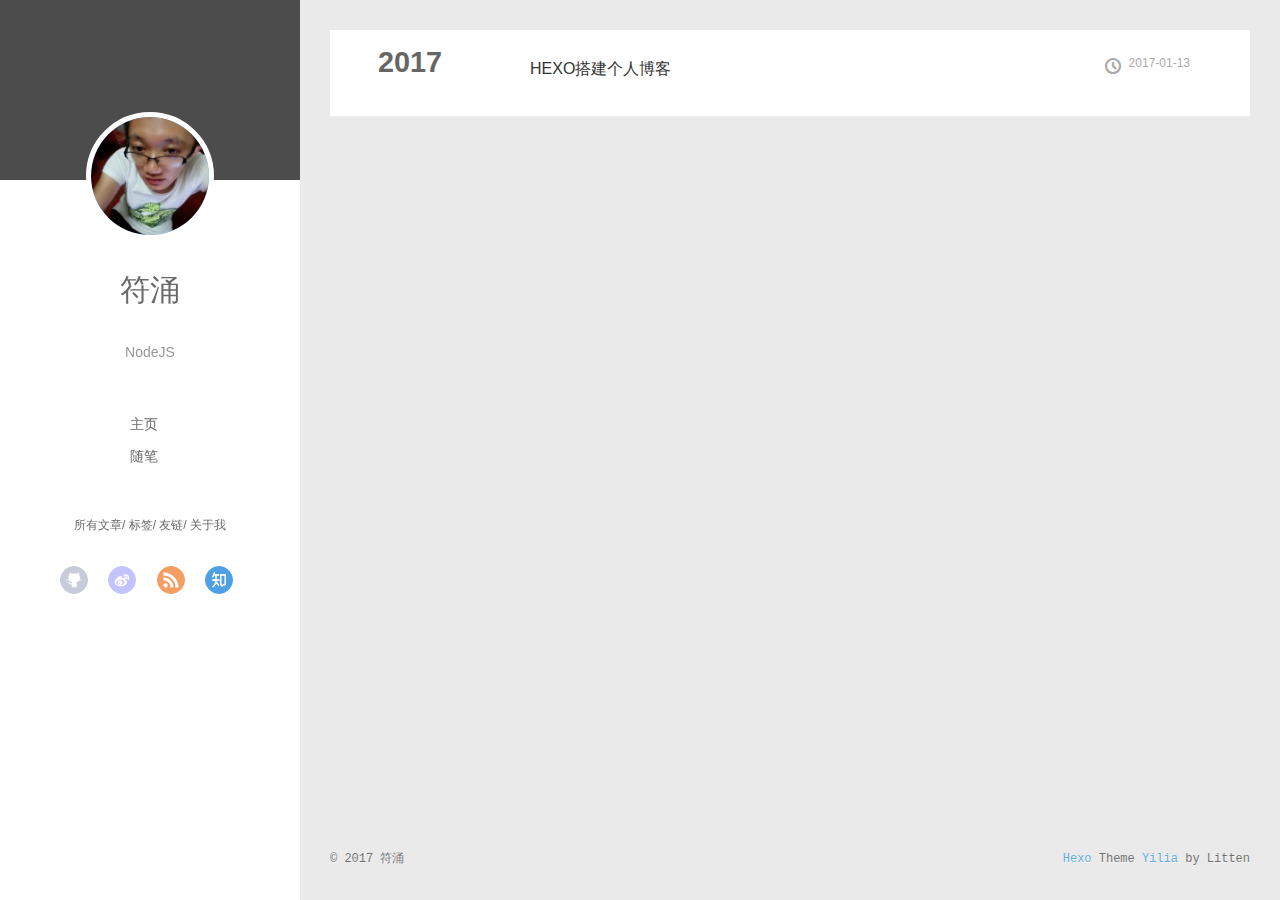
<file: archives/2017/index.html>
<!DOCTYPE html>
<html>
<head>
  <meta charset="utf-8">
  
  <meta http-equiv="X-UA-Compatible" content="IE=edge" >
  <title>Archives: 2017 | 符涌的个人博客</title>
  <meta name="viewport" content="width=device-width, initial-scale=1, maximum-scale=1">
  <meta name="description" content="技术无他,唯手熟尔.">
<meta property="og:type" content="website">
<meta property="og:title" content="符涌的个人博客">
<meta property="og:url" content="http://yoursite.com/archives/2017/index.html">
<meta property="og:site_name" content="符涌的个人博客">
<meta property="og:description" content="技术无他,唯手熟尔.">
<meta name="twitter:card" content="summary">
<meta name="twitter:title" content="符涌的个人博客">
<meta name="twitter:description" content="技术无他,唯手熟尔.">
  
    <link rel="alternative" href="/atom.xml" title="符涌的个人博客" type="application/atom+xml">
  
  
    <link rel="icon" href="//favicon.png">
  
  <script src="/style.js"></script>
  

</head>

<body>
  <div id="container">
    <div class="left-col">
      <div class="overlay"></div>
<div class="intrude-less">
	<header id="header" class="inner">
		<a href="/" class="profilepic">
			
			<img src="https://fuyong859050943.github.io/images/avatar.jpg" class="js-avatar">
			
		</a>

		<hgroup>
		  <h1 class="header-author"><a href="/">符涌</a></h1>
		</hgroup>

		
		<p class="header-subtitle">NodeJS</p>
		

		<nav class="header-menu">
			<ul>
			
				<li><a href="/">主页</a></li>
	        
				<li><a href="/tags/随笔">随笔</a></li>
	        
			</ul>
		</nav>
		<nav class="header-smart-menu">
	        
    		
    			
    			<a class="js-smart-menu" data-idx="0" href="javascript:void(0)">所有文章</a>
    			
    			
            
    			
    			<a class="js-smart-menu" data-idx="1" href="javascript:void(0)">标签</a>
    			
    			
            
    			
    			<a class="js-smart-menu" data-idx="2" href="javascript:void(0)">友链</a>
    			
    			
            
    			
    			<a class="js-smart-menu" data-idx="3" href="javascript:void(0)">关于我</a>
    			
    			
            
		</nav>
		<nav class="header-nav">
			<div class="social">
				
					<a class="github" target="_blank" href="https://github.com/fuyong859050943" title="github">github</a>
		        
					<a class="weibo" target="_blank" href="https://my.oschina.net/fuyong/home" title="weibo">weibo</a>
		        
					<a class="rss" target="_blank" href="https://coding.net/u/fuyong" title="rss">rss</a>
		        
					<a class="zhihu" target="_blank" href="https://www.zhihu.com/people/fuyong-68/activities" title="zhihu">zhihu</a>
		        
			</div>
		</nav>
	</header>		
</div>

    </div>
    <div class="mid-col">
      <nav id="mobile-nav">
  	<div class="overlay">
  		<div class="slider-trigger"><i class="icon-list"></i></div>
  		<h1 class="header-author js-mobile-header hide">符涌</h1>
  	</div>
	<div class="intrude-less">
		<header id="header" class="inner">
			<div class="profilepic">
				
					<img src="https://fuyong859050943.github.io/images/avatar.jpg" class="js-avatar">
				
			</div>
			<hgroup>
			  <h1 class="header-author">符涌</h1>
			</hgroup>
			
			<p class="header-subtitle">NodeJS</p>
			
			<nav class="header-menu">
				<ul>
				
					<li><a href="/">主页</a></li>
		        
					<li><a href="/tags/随笔">随笔</a></li>
		        
				</ul>
			</nav>
			<nav class="header-nav">
				<div class="social">
					
						<a class="github" target="_blank" href="https://github.com/fuyong859050943" title="github">github</a>
			        
						<a class="weibo" target="_blank" href="https://my.oschina.net/fuyong/home" title="weibo">weibo</a>
			        
						<a class="rss" target="_blank" href="https://coding.net/u/fuyong" title="rss">rss</a>
			        
						<a class="zhihu" target="_blank" href="https://www.zhihu.com/people/fuyong-68/activities" title="zhihu">zhihu</a>
			        
				</div>
			</nav>
		</header>				
	</div>
</nav>

      <div class="body-wrap">
        
  
  
    
    
      
      
      <section class="archives-wrap">
        <div class="archive-year-wrap">
          <a href="/archives/2017" class="archive-year">2017</a>
        </div>
        <div class="archives">
    
    <article class="archive-article archive-type-post">
  <div class="archive-article-inner">
    <header class="archive-article-header">
      	<div class="article-meta">
	      	<a href="/2017/01/13/HEXO搭建个人博客/" class="archive-article-date">
  	<time datetime="2017-01-13T05:58:51.000Z" itemprop="datePublished"><i class="icon-clock"></i>2017-01-13</time>
</a>
        </div>
    	 
  
    <h1 itemprop="name">
      <a class="archive-article-title" href="/2017/01/13/HEXO搭建个人博客/">HEXO搭建个人博客</a>
    </h1>
  

        <div class="article-info info-on-right">
          
          

        </div>
        <div class="clearfix"></div>
    </header>
  </div>
</article>
  
  
    </div></section>
  

    


      </div>
      <footer id="footer">
  <div class="outer">
    <div id="footer-info">
    	<div class="footer-left">
    		&copy; 2017 符涌
    	</div>
      	<div class="footer-right">
      		<a href="http://hexo.io/" target="_blank">Hexo</a>  Theme <a href="https://github.com/litten/hexo-theme-yilia" target="_blank">Yilia</a> by Litten
      	</div>
    </div>
  </div>
</footer>
    </div>
    <script>
	var yiliaConfig = {
		fancybox: true,
		mathjax: false,
		animate: true,
		isHome: false,
		isPost: false,
		isArchive: true,
		isTag: false,
		isCategory: false,
		open_in_new: false,
		root: "/",
		innerArchive: true
	}
</script>

<script src="/./main.js"></script>


    
<div class="tools-col">
  <ul class="btn-wrap">
    
      <li class="chose" data-hook="tools-section-all"><span class="text">全部</span><i class="icon-book"></i></li>
    
    
      <li data-hook="tools-section-tag"><span class="text">标签</span><i class="icon-price-tags"></i></li>
    
    
      <li data-hook="tools-section-friends"><span class="text">友链</span><i class="icon-link"></i></li>
    
    
      <li data-hook="tools-section-me"><span class="text">我</span><i class="icon-smile"></i></li>
    
  </ul>
  <div class="tools-wrap">
    
    	<section class="tools-section tools-section-all chose">
    	</section>
    

    
    	<section class="tools-section tools-section-tag">
    			<div class="widget tagcloud" id="js-tagcloud">
    				
    			</div>
    	</section>
    

    
    	<section class="tools-section tools-section-friends">
  		
  			<div class="friends-wrap" id="js-friends">
  			
  	          <a target="_blank" class="main-nav-link switch-friends-link" href="https://github.com/fuyong859050943">友情链接1</a>
  	        
  	          <a target="_blank" class="main-nav-link switch-friends-link" href="https://github.com/fuyong859050943">友情链接2</a>
  	        
  	          <a target="_blank" class="main-nav-link switch-friends-link" href="https://github.com/fuyong859050943">友情链接3</a>
  	        
  	        </div>
  		
    	</section>
    

    
    	<section class="tools-section tools-section-me">
  	  	
  	  		<div class="aboutme-wrap" id="js-aboutme">很惭愧&lt;br&gt;&lt;br&gt;只做了一点微小的工作&lt;br&gt;谢谢大家</div>
  	  	
    	</section>
    
  </div>
  
</div>
    <!-- Root element of PhotoSwipe. Must have class pswp. -->
<div class="pswp" tabindex="-1" role="dialog" aria-hidden="true">

    <!-- Background of PhotoSwipe. 
         It's a separate element as animating opacity is faster than rgba(). -->
    <div class="pswp__bg"></div>

    <!-- Slides wrapper with overflow:hidden. -->
    <div class="pswp__scroll-wrap">

        <!-- Container that holds slides. 
            PhotoSwipe keeps only 3 of them in the DOM to save memory.
            Don't modify these 3 pswp__item elements, data is added later on. -->
        <div class="pswp__container">
            <div class="pswp__item"></div>
            <div class="pswp__item"></div>
            <div class="pswp__item"></div>
        </div>

        <!-- Default (PhotoSwipeUI_Default) interface on top of sliding area. Can be changed. -->
        <div class="pswp__ui pswp__ui--hidden">

            <div class="pswp__top-bar">

                <!--  Controls are self-explanatory. Order can be changed. -->

                <div class="pswp__counter"></div>

                <button class="pswp__button pswp__button--close" title="Close (Esc)"></button>

                <button class="pswp__button pswp__button--share" style="display:none" title="Share"></button>

                <button class="pswp__button pswp__button--fs" title="Toggle fullscreen"></button>

                <button class="pswp__button pswp__button--zoom" title="Zoom in/out"></button>

                <!-- Preloader demo http://codepen.io/dimsemenov/pen/yyBWoR -->
                <!-- element will get class pswp__preloader--active when preloader is running -->
                <div class="pswp__preloader">
                    <div class="pswp__preloader__icn">
                      <div class="pswp__preloader__cut">
                        <div class="pswp__preloader__donut"></div>
                      </div>
                    </div>
                </div>
            </div>

            <div class="pswp__share-modal pswp__share-modal--hidden pswp__single-tap">
                <div class="pswp__share-tooltip"></div> 
            </div>

            <button class="pswp__button pswp__button--arrow--left" title="Previous (arrow left)">
            </button>

            <button class="pswp__button pswp__button--arrow--right" title="Next (arrow right)">
            </button>

            <div class="pswp__caption">
                <div class="pswp__caption__center"></div>
            </div>

        </div>

    </div>

</div>
  </div>
</body>
</html>
</file>
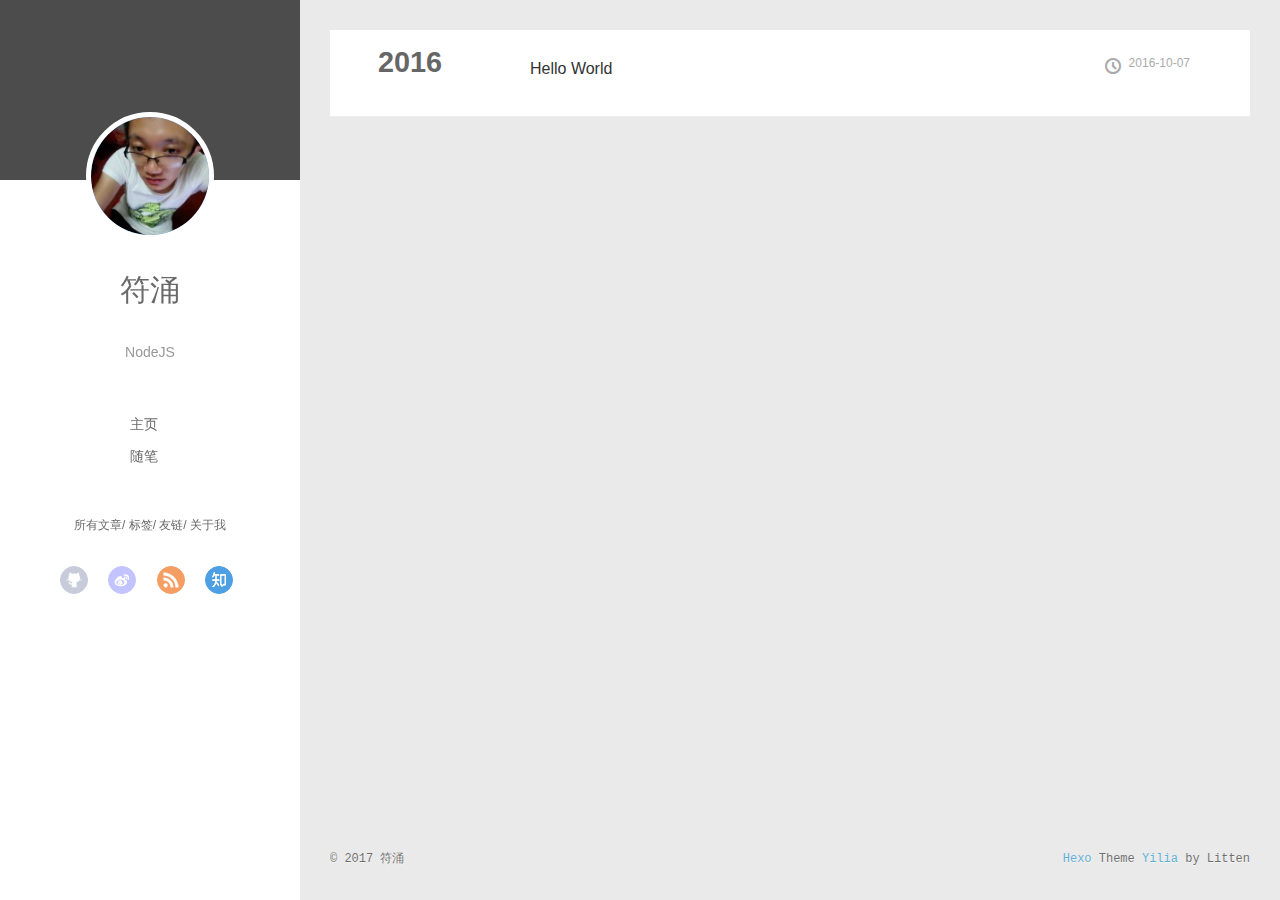
<file: archives/2016/10/index.html>
<!DOCTYPE html>
<html>
<head>
  <meta charset="utf-8">
  
  <meta http-equiv="X-UA-Compatible" content="IE=edge" >
  <title>Archives: 2016/10 | 符涌的个人博客</title>
  <meta name="viewport" content="width=device-width, initial-scale=1, maximum-scale=1">
  <meta name="description" content="技术无他,唯手熟尔.">
<meta property="og:type" content="website">
<meta property="og:title" content="符涌的个人博客">
<meta property="og:url" content="http://yoursite.com/archives/2016/10/index.html">
<meta property="og:site_name" content="符涌的个人博客">
<meta property="og:description" content="技术无他,唯手熟尔.">
<meta name="twitter:card" content="summary">
<meta name="twitter:title" content="符涌的个人博客">
<meta name="twitter:description" content="技术无他,唯手熟尔.">
  
    <link rel="alternative" href="/atom.xml" title="符涌的个人博客" type="application/atom+xml">
  
  
    <link rel="icon" href="//favicon.png">
  
  <script src="/style.js"></script>
  

</head>

<body>
  <div id="container">
    <div class="left-col">
      <div class="overlay"></div>
<div class="intrude-less">
	<header id="header" class="inner">
		<a href="/" class="profilepic">
			
			<img src="https://fuyong859050943.github.io/images/avatar.jpg" class="js-avatar">
			
		</a>

		<hgroup>
		  <h1 class="header-author"><a href="/">符涌</a></h1>
		</hgroup>

		
		<p class="header-subtitle">NodeJS</p>
		

		<nav class="header-menu">
			<ul>
			
				<li><a href="/">主页</a></li>
	        
				<li><a href="/tags/随笔">随笔</a></li>
	        
			</ul>
		</nav>
		<nav class="header-smart-menu">
	        
    		
    			
    			<a class="js-smart-menu" data-idx="0" href="javascript:void(0)">所有文章</a>
    			
    			
            
    			
    			<a class="js-smart-menu" data-idx="1" href="javascript:void(0)">标签</a>
    			
    			
            
    			
    			<a class="js-smart-menu" data-idx="2" href="javascript:void(0)">友链</a>
    			
    			
            
    			
    			<a class="js-smart-menu" data-idx="3" href="javascript:void(0)">关于我</a>
    			
    			
            
		</nav>
		<nav class="header-nav">
			<div class="social">
				
					<a class="github" target="_blank" href="https://github.com/fuyong859050943" title="github">github</a>
		        
					<a class="weibo" target="_blank" href="https://my.oschina.net/fuyong/home" title="weibo">weibo</a>
		        
					<a class="rss" target="_blank" href="https://coding.net/u/fuyong" title="rss">rss</a>
		        
					<a class="zhihu" target="_blank" href="https://www.zhihu.com/people/fuyong-68/activities" title="zhihu">zhihu</a>
		        
			</div>
		</nav>
	</header>		
</div>

    </div>
    <div class="mid-col">
      <nav id="mobile-nav">
  	<div class="overlay">
  		<div class="slider-trigger"><i class="icon-list"></i></div>
  		<h1 class="header-author js-mobile-header hide">符涌</h1>
  	</div>
	<div class="intrude-less">
		<header id="header" class="inner">
			<div class="profilepic">
				
					<img src="https://fuyong859050943.github.io/images/avatar.jpg" class="js-avatar">
				
			</div>
			<hgroup>
			  <h1 class="header-author">符涌</h1>
			</hgroup>
			
			<p class="header-subtitle">NodeJS</p>
			
			<nav class="header-menu">
				<ul>
				
					<li><a href="/">主页</a></li>
		        
					<li><a href="/tags/随笔">随笔</a></li>
		        
				</ul>
			</nav>
			<nav class="header-nav">
				<div class="social">
					
						<a class="github" target="_blank" href="https://github.com/fuyong859050943" title="github">github</a>
			        
						<a class="weibo" target="_blank" href="https://my.oschina.net/fuyong/home" title="weibo">weibo</a>
			        
						<a class="rss" target="_blank" href="https://coding.net/u/fuyong" title="rss">rss</a>
			        
						<a class="zhihu" target="_blank" href="https://www.zhihu.com/people/fuyong-68/activities" title="zhihu">zhihu</a>
			        
				</div>
			</nav>
		</header>				
	</div>
</nav>

      <div class="body-wrap">
        
  
  
    
    
      
      
      <section class="archives-wrap">
        <div class="archive-year-wrap">
          <a href="/archives/2016" class="archive-year">2016</a>
        </div>
        <div class="archives">
    
    <article class="archive-article archive-type-post">
  <div class="archive-article-inner">
    <header class="archive-article-header">
      	<div class="article-meta">
	      	<a href="/2016/10/07/hello-world/" class="archive-article-date">
  	<time datetime="2016-10-07T14:52:02.584Z" itemprop="datePublished"><i class="icon-clock"></i>2016-10-07</time>
</a>
        </div>
    	 
  
    <h1 itemprop="name">
      <a class="archive-article-title" href="/2016/10/07/hello-world/">Hello World</a>
    </h1>
  

        <div class="article-info info-on-right">
          
          

        </div>
        <div class="clearfix"></div>
    </header>
  </div>
</article>
  
  
    </div></section>
  

    


      </div>
      <footer id="footer">
  <div class="outer">
    <div id="footer-info">
    	<div class="footer-left">
    		&copy; 2017 符涌
    	</div>
      	<div class="footer-right">
      		<a href="http://hexo.io/" target="_blank">Hexo</a>  Theme <a href="https://github.com/litten/hexo-theme-yilia" target="_blank">Yilia</a> by Litten
      	</div>
    </div>
  </div>
</footer>
    </div>
    <script>
	var yiliaConfig = {
		fancybox: true,
		mathjax: false,
		animate: true,
		isHome: false,
		isPost: false,
		isArchive: true,
		isTag: false,
		isCategory: false,
		open_in_new: false,
		root: "/",
		innerArchive: true
	}
</script>

<script src="/./main.js"></script>


    
<div class="tools-col">
  <ul class="btn-wrap">
    
      <li class="chose" data-hook="tools-section-all"><span class="text">全部</span><i class="icon-book"></i></li>
    
    
      <li data-hook="tools-section-tag"><span class="text">标签</span><i class="icon-price-tags"></i></li>
    
    
      <li data-hook="tools-section-friends"><span class="text">友链</span><i class="icon-link"></i></li>
    
    
      <li data-hook="tools-section-me"><span class="text">我</span><i class="icon-smile"></i></li>
    
  </ul>
  <div class="tools-wrap">
    
    	<section class="tools-section tools-section-all chose">
    	</section>
    

    
    	<section class="tools-section tools-section-tag">
    			<div class="widget tagcloud" id="js-tagcloud">
    				
    			</div>
    	</section>
    

    
    	<section class="tools-section tools-section-friends">
  		
  			<div class="friends-wrap" id="js-friends">
  			
  	          <a target="_blank" class="main-nav-link switch-friends-link" href="https://github.com/fuyong859050943">友情链接1</a>
  	        
  	          <a target="_blank" class="main-nav-link switch-friends-link" href="https://github.com/fuyong859050943">友情链接2</a>
  	        
  	          <a target="_blank" class="main-nav-link switch-friends-link" href="https://github.com/fuyong859050943">友情链接3</a>
  	        
  	        </div>
  		
    	</section>
    

    
    	<section class="tools-section tools-section-me">
  	  	
  	  		<div class="aboutme-wrap" id="js-aboutme">很惭愧&lt;br&gt;&lt;br&gt;只做了一点微小的工作&lt;br&gt;谢谢大家</div>
  	  	
    	</section>
    
  </div>
  
</div>
    <!-- Root element of PhotoSwipe. Must have class pswp. -->
<div class="pswp" tabindex="-1" role="dialog" aria-hidden="true">

    <!-- Background of PhotoSwipe. 
         It's a separate element as animating opacity is faster than rgba(). -->
    <div class="pswp__bg"></div>

    <!-- Slides wrapper with overflow:hidden. -->
    <div class="pswp__scroll-wrap">

        <!-- Container that holds slides. 
            PhotoSwipe keeps only 3 of them in the DOM to save memory.
            Don't modify these 3 pswp__item elements, data is added later on. -->
        <div class="pswp__container">
            <div class="pswp__item"></div>
            <div class="pswp__item"></div>
            <div class="pswp__item"></div>
        </div>

        <!-- Default (PhotoSwipeUI_Default) interface on top of sliding area. Can be changed. -->
        <div class="pswp__ui pswp__ui--hidden">

            <div class="pswp__top-bar">

                <!--  Controls are self-explanatory. Order can be changed. -->

                <div class="pswp__counter"></div>

                <button class="pswp__button pswp__button--close" title="Close (Esc)"></button>

                <button class="pswp__button pswp__button--share" style="display:none" title="Share"></button>

                <button class="pswp__button pswp__button--fs" title="Toggle fullscreen"></button>

                <button class="pswp__button pswp__button--zoom" title="Zoom in/out"></button>

                <!-- Preloader demo http://codepen.io/dimsemenov/pen/yyBWoR -->
                <!-- element will get class pswp__preloader--active when preloader is running -->
                <div class="pswp__preloader">
                    <div class="pswp__preloader__icn">
                      <div class="pswp__preloader__cut">
                        <div class="pswp__preloader__donut"></div>
                      </div>
                    </div>
                </div>
            </div>

            <div class="pswp__share-modal pswp__share-modal--hidden pswp__single-tap">
                <div class="pswp__share-tooltip"></div> 
            </div>

            <button class="pswp__button pswp__button--arrow--left" title="Previous (arrow left)">
            </button>

            <button class="pswp__button pswp__button--arrow--right" title="Next (arrow right)">
            </button>

            <div class="pswp__caption">
                <div class="pswp__caption__center"></div>
            </div>

        </div>

    </div>

</div>
  </div>
</body>
</html>
</file>
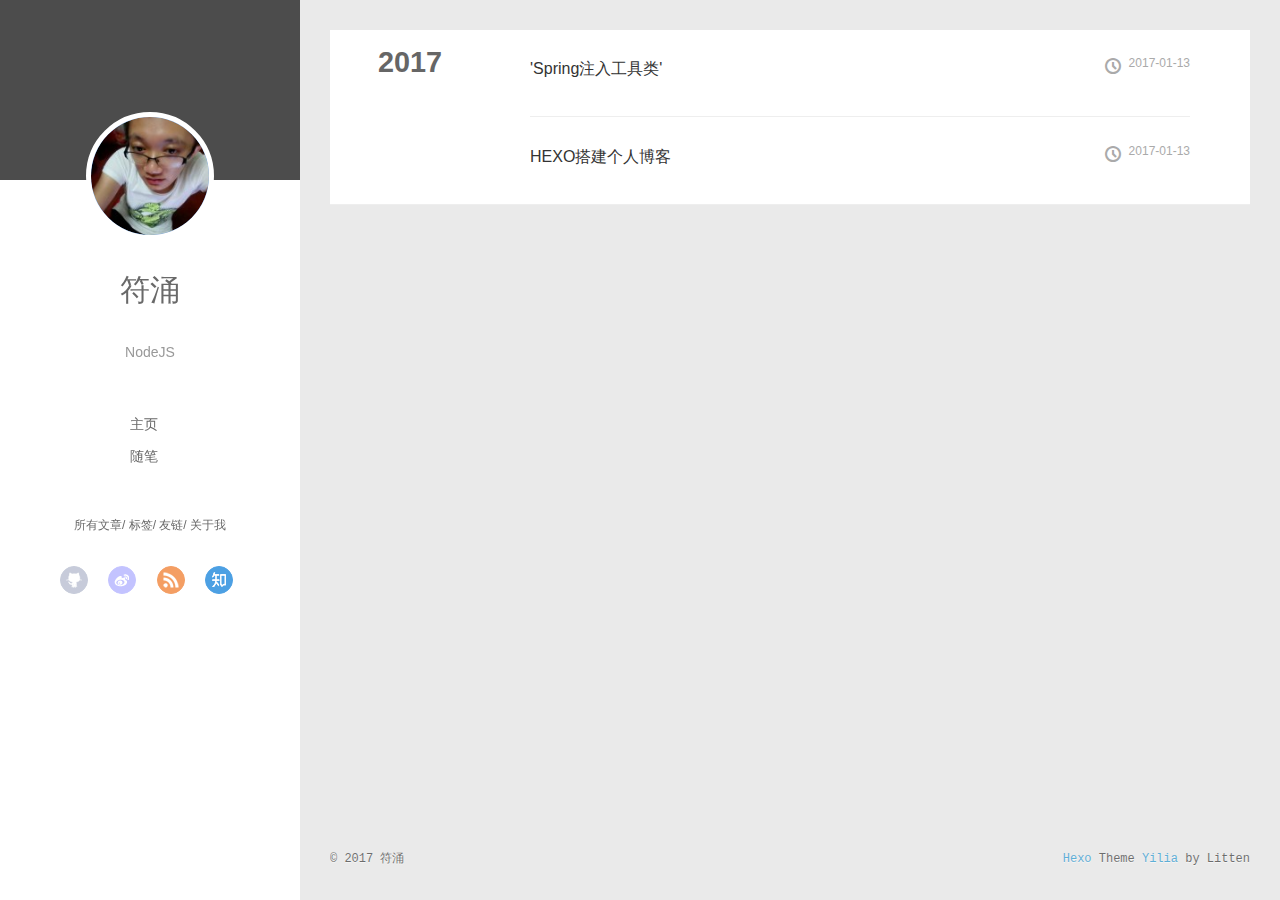
<file: archives/2017/01/index.html>
<!DOCTYPE html>
<html>
<head>
  <meta charset="utf-8">
  
  <meta http-equiv="X-UA-Compatible" content="IE=edge" >
  <title>Archives: 2017/1 | 符涌的个人博客</title>
  <meta name="viewport" content="width=device-width, initial-scale=1, maximum-scale=1">
  <meta name="description" content="技术无他,唯手熟尔.">
<meta property="og:type" content="website">
<meta property="og:title" content="符涌的个人博客">
<meta property="og:url" content="http://yoursite.com/archives/2017/01/index.html">
<meta property="og:site_name" content="符涌的个人博客">
<meta property="og:description" content="技术无他,唯手熟尔.">
<meta name="twitter:card" content="summary">
<meta name="twitter:title" content="符涌的个人博客">
<meta name="twitter:description" content="技术无他,唯手熟尔.">
  
    <link rel="alternative" href="/atom.xml" title="符涌的个人博客" type="application/atom+xml">
  
  
    <link rel="icon" href="//favicon.png">
  
  <script src="/style.js"></script>
  

</head>

<body>
  <div id="container">
    <div class="left-col">
      <div class="overlay"></div>
<div class="intrude-less">
	<header id="header" class="inner">
		<a href="/" class="profilepic">
			
			<img src="https://fuyong859050943.github.io/images/avatar.jpg" class="js-avatar">
			
		</a>

		<hgroup>
		  <h1 class="header-author"><a href="/">符涌</a></h1>
		</hgroup>

		
		<p class="header-subtitle">NodeJS</p>
		

		<nav class="header-menu">
			<ul>
			
				<li><a href="/">主页</a></li>
	        
				<li><a href="/tags/随笔">随笔</a></li>
	        
			</ul>
		</nav>
		<nav class="header-smart-menu">
	        
    		
    			
    			<a class="js-smart-menu" data-idx="0" href="javascript:void(0)">所有文章</a>
    			
    			
            
    			
    			<a class="js-smart-menu" data-idx="1" href="javascript:void(0)">标签</a>
    			
    			
            
    			
    			<a class="js-smart-menu" data-idx="2" href="javascript:void(0)">友链</a>
    			
    			
            
    			
    			<a class="js-smart-menu" data-idx="3" href="javascript:void(0)">关于我</a>
    			
    			
            
		</nav>
		<nav class="header-nav">
			<div class="social">
				
					<a class="github" target="_blank" href="https://github.com/fuyong859050943" title="github">github</a>
		        
					<a class="weibo" target="_blank" href="https://my.oschina.net/fuyong/home" title="weibo">weibo</a>
		        
					<a class="rss" target="_blank" href="https://coding.net/u/fuyong" title="rss">rss</a>
		        
					<a class="zhihu" target="_blank" href="https://www.zhihu.com/people/fuyong-68/activities" title="zhihu">zhihu</a>
		        
			</div>
		</nav>
	</header>		
</div>

    </div>
    <div class="mid-col">
      <nav id="mobile-nav">
  	<div class="overlay">
  		<div class="slider-trigger"><i class="icon-list"></i></div>
  		<h1 class="header-author js-mobile-header hide">符涌</h1>
  	</div>
	<div class="intrude-less">
		<header id="header" class="inner">
			<div class="profilepic">
				
					<img src="https://fuyong859050943.github.io/images/avatar.jpg" class="js-avatar">
				
			</div>
			<hgroup>
			  <h1 class="header-author">符涌</h1>
			</hgroup>
			
			<p class="header-subtitle">NodeJS</p>
			
			<nav class="header-menu">
				<ul>
				
					<li><a href="/">主页</a></li>
		        
					<li><a href="/tags/随笔">随笔</a></li>
		        
				</ul>
			</nav>
			<nav class="header-nav">
				<div class="social">
					
						<a class="github" target="_blank" href="https://github.com/fuyong859050943" title="github">github</a>
			        
						<a class="weibo" target="_blank" href="https://my.oschina.net/fuyong/home" title="weibo">weibo</a>
			        
						<a class="rss" target="_blank" href="https://coding.net/u/fuyong" title="rss">rss</a>
			        
						<a class="zhihu" target="_blank" href="https://www.zhihu.com/people/fuyong-68/activities" title="zhihu">zhihu</a>
			        
				</div>
			</nav>
		</header>				
	</div>
</nav>

      <div class="body-wrap">
        
  
  
    
    
      
      
      <section class="archives-wrap">
        <div class="archive-year-wrap">
          <a href="/archives/2017" class="archive-year">2017</a>
        </div>
        <div class="archives">
    
    <article class="archive-article archive-type-post">
  <div class="archive-article-inner">
    <header class="archive-article-header">
      	<div class="article-meta">
	      	<a href="/2017/01/13/Spring注入工具类/" class="archive-article-date">
  	<time datetime="2017-01-13T13:21:37.000Z" itemprop="datePublished"><i class="icon-clock"></i>2017-01-13</time>
</a>
        </div>
    	 
  
    <h1 itemprop="name">
      <a class="archive-article-title" href="/2017/01/13/Spring注入工具类/">&#39;Spring注入工具类&#39;</a>
    </h1>
  

        <div class="article-info info-on-right">
          
          

        </div>
        <div class="clearfix"></div>
    </header>
  </div>
</article>
  
    
    
    <article class="archive-article archive-type-post">
  <div class="archive-article-inner">
    <header class="archive-article-header">
      	<div class="article-meta">
	      	<a href="/2017/01/13/HEXO搭建个人博客/" class="archive-article-date">
  	<time datetime="2017-01-13T05:58:51.000Z" itemprop="datePublished"><i class="icon-clock"></i>2017-01-13</time>
</a>
        </div>
    	 
  
    <h1 itemprop="name">
      <a class="archive-article-title" href="/2017/01/13/HEXO搭建个人博客/">HEXO搭建个人博客</a>
    </h1>
  

        <div class="article-info info-on-right">
          
          

        </div>
        <div class="clearfix"></div>
    </header>
  </div>
</article>
  
  
    </div></section>
  

    


      </div>
      <footer id="footer">
  <div class="outer">
    <div id="footer-info">
    	<div class="footer-left">
    		&copy; 2017 符涌
    	</div>
      	<div class="footer-right">
      		<a href="http://hexo.io/" target="_blank">Hexo</a>  Theme <a href="https://github.com/litten/hexo-theme-yilia" target="_blank">Yilia</a> by Litten
      	</div>
    </div>
  </div>
</footer>
    </div>
    <script>
	var yiliaConfig = {
		fancybox: true,
		mathjax: false,
		animate: true,
		isHome: false,
		isPost: false,
		isArchive: true,
		isTag: false,
		isCategory: false,
		open_in_new: false,
		root: "/",
		innerArchive: true
	}
</script>

<script src="/./main.js"></script>


    
<div class="tools-col">
  <ul class="btn-wrap">
    
      <li class="chose" data-hook="tools-section-all"><span class="text">全部</span><i class="icon-book"></i></li>
    
    
      <li data-hook="tools-section-tag"><span class="text">标签</span><i class="icon-price-tags"></i></li>
    
    
      <li data-hook="tools-section-friends"><span class="text">友链</span><i class="icon-link"></i></li>
    
    
      <li data-hook="tools-section-me"><span class="text">我</span><i class="icon-smile"></i></li>
    
  </ul>
  <div class="tools-wrap">
    
    	<section class="tools-section tools-section-all chose">
    	</section>
    

    
    	<section class="tools-section tools-section-tag">
    			<div class="widget tagcloud" id="js-tagcloud">
    				
    			</div>
    	</section>
    

    
    	<section class="tools-section tools-section-friends">
  		
  			<div class="friends-wrap" id="js-friends">
  			
  	          <a target="_blank" class="main-nav-link switch-friends-link" href="https://github.com/fuyong859050943">友情链接1</a>
  	        
  	          <a target="_blank" class="main-nav-link switch-friends-link" href="https://github.com/fuyong859050943">友情链接2</a>
  	        
  	          <a target="_blank" class="main-nav-link switch-friends-link" href="https://github.com/fuyong859050943">友情链接3</a>
  	        
  	        </div>
  		
    	</section>
    

    
    	<section class="tools-section tools-section-me">
  	  	
  	  		<div class="aboutme-wrap" id="js-aboutme">很惭愧&lt;br&gt;&lt;br&gt;只做了一点微小的工作&lt;br&gt;谢谢大家</div>
  	  	
    	</section>
    
  </div>
  
</div>
    <!-- Root element of PhotoSwipe. Must have class pswp. -->
<div class="pswp" tabindex="-1" role="dialog" aria-hidden="true">

    <!-- Background of PhotoSwipe. 
         It's a separate element as animating opacity is faster than rgba(). -->
    <div class="pswp__bg"></div>

    <!-- Slides wrapper with overflow:hidden. -->
    <div class="pswp__scroll-wrap">

        <!-- Container that holds slides. 
            PhotoSwipe keeps only 3 of them in the DOM to save memory.
            Don't modify these 3 pswp__item elements, data is added later on. -->
        <div class="pswp__container">
            <div class="pswp__item"></div>
            <div class="pswp__item"></div>
            <div class="pswp__item"></div>
        </div>

        <!-- Default (PhotoSwipeUI_Default) interface on top of sliding area. Can be changed. -->
        <div class="pswp__ui pswp__ui--hidden">

            <div class="pswp__top-bar">

                <!--  Controls are self-explanatory. Order can be changed. -->

                <div class="pswp__counter"></div>

                <button class="pswp__button pswp__button--close" title="Close (Esc)"></button>

                <button class="pswp__button pswp__button--share" style="display:none" title="Share"></button>

                <button class="pswp__button pswp__button--fs" title="Toggle fullscreen"></button>

                <button class="pswp__button pswp__button--zoom" title="Zoom in/out"></button>

                <!-- Preloader demo http://codepen.io/dimsemenov/pen/yyBWoR -->
                <!-- element will get class pswp__preloader--active when preloader is running -->
                <div class="pswp__preloader">
                    <div class="pswp__preloader__icn">
                      <div class="pswp__preloader__cut">
                        <div class="pswp__preloader__donut"></div>
                      </div>
                    </div>
                </div>
            </div>

            <div class="pswp__share-modal pswp__share-modal--hidden pswp__single-tap">
                <div class="pswp__share-tooltip"></div> 
            </div>

            <button class="pswp__button pswp__button--arrow--left" title="Previous (arrow left)">
            </button>

            <button class="pswp__button pswp__button--arrow--right" title="Next (arrow right)">
            </button>

            <div class="pswp__caption">
                <div class="pswp__caption__center"></div>
            </div>

        </div>

    </div>

</div>
  </div>
</body>
</html>
</file>
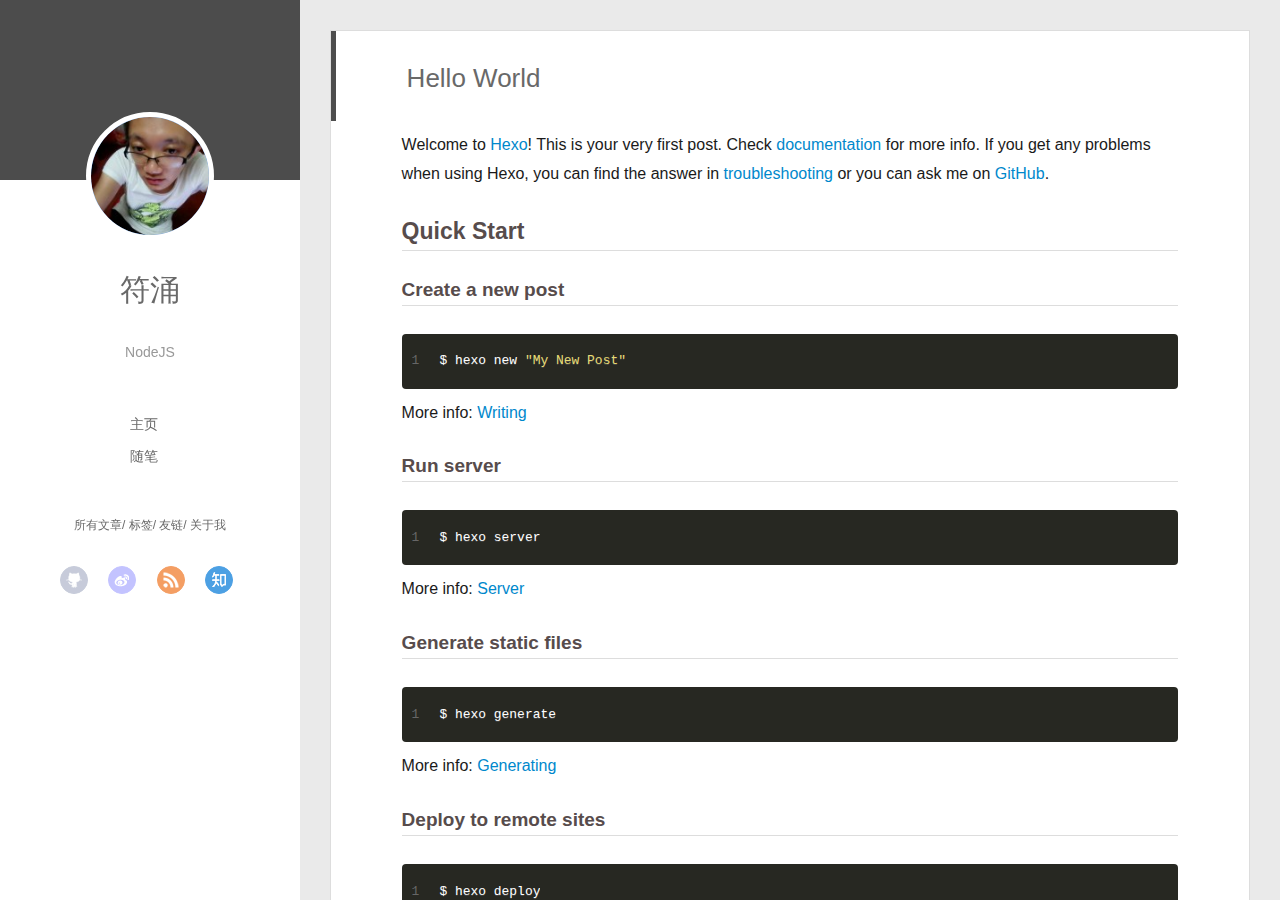
<file: 2016/10/07/hello-world/index.html>
<!DOCTYPE html>
<html>
<head>
  <meta charset="utf-8">
  
  <meta http-equiv="X-UA-Compatible" content="IE=edge" >
  <title>Hello World | 符涌的个人博客</title>
  <meta name="viewport" content="width=device-width, initial-scale=1, maximum-scale=1">
  <meta name="description" content="Welcome to Hexo! This is your very first post. Check documentation for more info. If you get any problems when using Hexo, you can find the answer in troubleshooting or you can ask me on GitHub.
Quick">
<meta property="og:type" content="article">
<meta property="og:title" content="Hello World">
<meta property="og:url" content="http://yoursite.com/2016/10/07/hello-world/index.html">
<meta property="og:site_name" content="符涌的个人博客">
<meta property="og:description" content="Welcome to Hexo! This is your very first post. Check documentation for more info. If you get any problems when using Hexo, you can find the answer in troubleshooting or you can ask me on GitHub.
Quick">
<meta property="og:updated_time" content="2016-10-07T14:52:02.584Z">
<meta name="twitter:card" content="summary">
<meta name="twitter:title" content="Hello World">
<meta name="twitter:description" content="Welcome to Hexo! This is your very first post. Check documentation for more info. If you get any problems when using Hexo, you can find the answer in troubleshooting or you can ask me on GitHub.
Quick">
  
    <link rel="alternative" href="/atom.xml" title="符涌的个人博客" type="application/atom+xml">
  
  
    <link rel="icon" href="//favicon.png">
  
  <script src="/style.js"></script>
  

</head>

<body>
  <div id="container">
    <div class="left-col">
      <div class="overlay"></div>
<div class="intrude-less">
	<header id="header" class="inner">
		<a href="/" class="profilepic">
			
			<img src="https://fuyong859050943.github.io/images/avatar.jpg" class="js-avatar">
			
		</a>

		<hgroup>
		  <h1 class="header-author"><a href="/">符涌</a></h1>
		</hgroup>

		
		<p class="header-subtitle">NodeJS</p>
		

		<nav class="header-menu">
			<ul>
			
				<li><a href="/">主页</a></li>
	        
				<li><a href="/tags/随笔">随笔</a></li>
	        
			</ul>
		</nav>
		<nav class="header-smart-menu">
	        
    		
    			
    			<a class="js-smart-menu" data-idx="0" href="javascript:void(0)">所有文章</a>
    			
    			
            
    			
    			<a class="js-smart-menu" data-idx="1" href="javascript:void(0)">标签</a>
    			
    			
            
    			
    			<a class="js-smart-menu" data-idx="2" href="javascript:void(0)">友链</a>
    			
    			
            
    			
    			<a class="js-smart-menu" data-idx="3" href="javascript:void(0)">关于我</a>
    			
    			
            
		</nav>
		<nav class="header-nav">
			<div class="social">
				
					<a class="github" target="_blank" href="https://github.com/fuyong859050943" title="github">github</a>
		        
					<a class="weibo" target="_blank" href="https://my.oschina.net/fuyong/home" title="weibo">weibo</a>
		        
					<a class="rss" target="_blank" href="https://coding.net/u/fuyong" title="rss">rss</a>
		        
					<a class="zhihu" target="_blank" href="https://www.zhihu.com/people/fuyong-68/activities" title="zhihu">zhihu</a>
		        
			</div>
		</nav>
	</header>		
</div>

    </div>
    <div class="mid-col">
      <nav id="mobile-nav">
  	<div class="overlay">
  		<div class="slider-trigger"><i class="icon-list"></i></div>
  		<h1 class="header-author js-mobile-header hide">符涌</h1>
  	</div>
	<div class="intrude-less">
		<header id="header" class="inner">
			<div class="profilepic">
				
					<img src="https://fuyong859050943.github.io/images/avatar.jpg" class="js-avatar">
				
			</div>
			<hgroup>
			  <h1 class="header-author">符涌</h1>
			</hgroup>
			
			<p class="header-subtitle">NodeJS</p>
			
			<nav class="header-menu">
				<ul>
				
					<li><a href="/">主页</a></li>
		        
					<li><a href="/tags/随笔">随笔</a></li>
		        
				</ul>
			</nav>
			<nav class="header-nav">
				<div class="social">
					
						<a class="github" target="_blank" href="https://github.com/fuyong859050943" title="github">github</a>
			        
						<a class="weibo" target="_blank" href="https://my.oschina.net/fuyong/home" title="weibo">weibo</a>
			        
						<a class="rss" target="_blank" href="https://coding.net/u/fuyong" title="rss">rss</a>
			        
						<a class="zhihu" target="_blank" href="https://www.zhihu.com/people/fuyong-68/activities" title="zhihu">zhihu</a>
			        
				</div>
			</nav>
		</header>				
	</div>
</nav>

      <div class="body-wrap">
        <article id="post-hello-world" class="article article-type-post" itemscope itemprop="blogPost">
  <div class="article-inner">
    
      <input type="hidden" class="isFancy" />
    
    
      <header class="article-header">
        
  
    <h1 class="article-title" itemprop="name">
      Hello World
    </h1>
  

      </header>
    
    <div class="article-entry" itemprop="articleBody">
      
        <p>Welcome to <a href="https://hexo.io/" target="_blank" rel="external">Hexo</a>! This is your very first post. Check <a href="https://hexo.io/docs/" target="_blank" rel="external">documentation</a> for more info. If you get any problems when using Hexo, you can find the answer in <a href="https://hexo.io/docs/troubleshooting.html" target="_blank" rel="external">troubleshooting</a> or you can ask me on <a href="https://github.com/hexojs/hexo/issues" target="_blank" rel="external">GitHub</a>.</p>
<h2 id="Quick-Start"><a href="#Quick-Start" class="headerlink" title="Quick Start"></a>Quick Start</h2><h3 id="Create-a-new-post"><a href="#Create-a-new-post" class="headerlink" title="Create a new post"></a>Create a new post</h3><figure class="highlight bash"><table><tr><td class="gutter"><pre><div class="line">1</div></pre></td><td class="code"><pre><div class="line">$ hexo new <span class="string">"My New Post"</span></div></pre></td></tr></table></figure>
<p>More info: <a href="https://hexo.io/docs/writing.html" target="_blank" rel="external">Writing</a></p>
<h3 id="Run-server"><a href="#Run-server" class="headerlink" title="Run server"></a>Run server</h3><figure class="highlight bash"><table><tr><td class="gutter"><pre><div class="line">1</div></pre></td><td class="code"><pre><div class="line">$ hexo server</div></pre></td></tr></table></figure>
<p>More info: <a href="https://hexo.io/docs/server.html" target="_blank" rel="external">Server</a></p>
<h3 id="Generate-static-files"><a href="#Generate-static-files" class="headerlink" title="Generate static files"></a>Generate static files</h3><figure class="highlight bash"><table><tr><td class="gutter"><pre><div class="line">1</div></pre></td><td class="code"><pre><div class="line">$ hexo generate</div></pre></td></tr></table></figure>
<p>More info: <a href="https://hexo.io/docs/generating.html" target="_blank" rel="external">Generating</a></p>
<h3 id="Deploy-to-remote-sites"><a href="#Deploy-to-remote-sites" class="headerlink" title="Deploy to remote sites"></a>Deploy to remote sites</h3><figure class="highlight bash"><table><tr><td class="gutter"><pre><div class="line">1</div></pre></td><td class="code"><pre><div class="line">$ hexo deploy</div></pre></td></tr></table></figure>
<p>More info: <a href="https://hexo.io/docs/deployment.html" target="_blank" rel="external">Deployment</a></p>

      
    </div>
    <div class="article-info article-info-index">
      
      <a href="/2016/10/07/hello-world/" class="archive-article-date">
  	<time datetime="2016-10-07T14:52:02.584Z" itemprop="datePublished"><i class="icon-clock"></i>2016-10-07</time>
</a>
      
      

      <div class="clearfix"></div>
    </div>
  </div>
</article>

  
<nav id="article-nav">
  
    <a href="/2017/01/13/HEXO搭建个人博客/" id="article-nav-newer" class="article-nav-link-wrap">
      <i class="icon-circle-left"></i>
      <div class="article-nav-title">
        
          HEXO搭建个人博客
        
      </div>
    </a>
  
  
</nav>




<div class="share_jia">
	<!-- JiaThis Button BEGIN -->
	<div class="jiathis_style">
		<span class="jiathis_txt">Share to: &nbsp; </span>
		<a class="jiathis_button_facebook"></a> 
	    <a class="jiathis_button_twitter"></a>
	    <a class="jiathis_button_plus"></a> 
	    <a class="jiathis_button_tsina"></a>
		<a class="jiathis_button_cqq"></a>
		<a class="jiathis_button_douban"></a>
		<a class="jiathis_button_weixin"></a>
		<a class="jiathis_button_tumblr"></a>
    <a href="http://www.jiathis.com/share" class="jiathis jiathis_txt jtico jtico_jiathis" target="_blank"></a>
	</div>
	<script type="text/javascript" src="//v3.jiathis.com/code/jia.js?uid=1405949716054953" charset="utf-8"></script>
	<!-- JiaThis Button END -->
</div>









      </div>
      <footer id="footer">
  <div class="outer">
    <div id="footer-info">
    	<div class="footer-left">
    		&copy; 2017 符涌
    	</div>
      	<div class="footer-right">
      		<a href="http://hexo.io/" target="_blank">Hexo</a>  Theme <a href="https://github.com/litten/hexo-theme-yilia" target="_blank">Yilia</a> by Litten
      	</div>
    </div>
  </div>
</footer>
    </div>
    <script>
	var yiliaConfig = {
		fancybox: true,
		mathjax: false,
		animate: true,
		isHome: false,
		isPost: true,
		isArchive: false,
		isTag: false,
		isCategory: false,
		open_in_new: false,
		root: "/",
		innerArchive: true
	}
</script>

<script src="/./main.js"></script>


    
<div class="tools-col">
  <ul class="btn-wrap">
    
      <li class="chose" data-hook="tools-section-all"><span class="text">全部</span><i class="icon-book"></i></li>
    
    
      <li data-hook="tools-section-tag"><span class="text">标签</span><i class="icon-price-tags"></i></li>
    
    
      <li data-hook="tools-section-friends"><span class="text">友链</span><i class="icon-link"></i></li>
    
    
      <li data-hook="tools-section-me"><span class="text">我</span><i class="icon-smile"></i></li>
    
  </ul>
  <div class="tools-wrap">
    
    	<section class="tools-section tools-section-all chose">
    	</section>
    

    
    	<section class="tools-section tools-section-tag">
    			<div class="widget tagcloud" id="js-tagcloud">
    				
    			</div>
    	</section>
    

    
    	<section class="tools-section tools-section-friends">
  		
  			<div class="friends-wrap" id="js-friends">
  			
  	          <a target="_blank" class="main-nav-link switch-friends-link" href="https://github.com/fuyong859050943">友情链接1</a>
  	        
  	          <a target="_blank" class="main-nav-link switch-friends-link" href="https://github.com/fuyong859050943">友情链接2</a>
  	        
  	          <a target="_blank" class="main-nav-link switch-friends-link" href="https://github.com/fuyong859050943">友情链接3</a>
  	        
  	        </div>
  		
    	</section>
    

    
    	<section class="tools-section tools-section-me">
  	  	
  	  		<div class="aboutme-wrap" id="js-aboutme">很惭愧&lt;br&gt;&lt;br&gt;只做了一点微小的工作&lt;br&gt;谢谢大家</div>
  	  	
    	</section>
    
  </div>
  
</div>
    <!-- Root element of PhotoSwipe. Must have class pswp. -->
<div class="pswp" tabindex="-1" role="dialog" aria-hidden="true">

    <!-- Background of PhotoSwipe. 
         It's a separate element as animating opacity is faster than rgba(). -->
    <div class="pswp__bg"></div>

    <!-- Slides wrapper with overflow:hidden. -->
    <div class="pswp__scroll-wrap">

        <!-- Container that holds slides. 
            PhotoSwipe keeps only 3 of them in the DOM to save memory.
            Don't modify these 3 pswp__item elements, data is added later on. -->
        <div class="pswp__container">
            <div class="pswp__item"></div>
            <div class="pswp__item"></div>
            <div class="pswp__item"></div>
        </div>

        <!-- Default (PhotoSwipeUI_Default) interface on top of sliding area. Can be changed. -->
        <div class="pswp__ui pswp__ui--hidden">

            <div class="pswp__top-bar">

                <!--  Controls are self-explanatory. Order can be changed. -->

                <div class="pswp__counter"></div>

                <button class="pswp__button pswp__button--close" title="Close (Esc)"></button>

                <button class="pswp__button pswp__button--share" style="display:none" title="Share"></button>

                <button class="pswp__button pswp__button--fs" title="Toggle fullscreen"></button>

                <button class="pswp__button pswp__button--zoom" title="Zoom in/out"></button>

                <!-- Preloader demo http://codepen.io/dimsemenov/pen/yyBWoR -->
                <!-- element will get class pswp__preloader--active when preloader is running -->
                <div class="pswp__preloader">
                    <div class="pswp__preloader__icn">
                      <div class="pswp__preloader__cut">
                        <div class="pswp__preloader__donut"></div>
                      </div>
                    </div>
                </div>
            </div>

            <div class="pswp__share-modal pswp__share-modal--hidden pswp__single-tap">
                <div class="pswp__share-tooltip"></div> 
            </div>

            <button class="pswp__button pswp__button--arrow--left" title="Previous (arrow left)">
            </button>

            <button class="pswp__button pswp__button--arrow--right" title="Next (arrow right)">
            </button>

            <div class="pswp__caption">
                <div class="pswp__caption__center"></div>
            </div>

        </div>

    </div>

</div>
  </div>
</body>
</html>
</file>
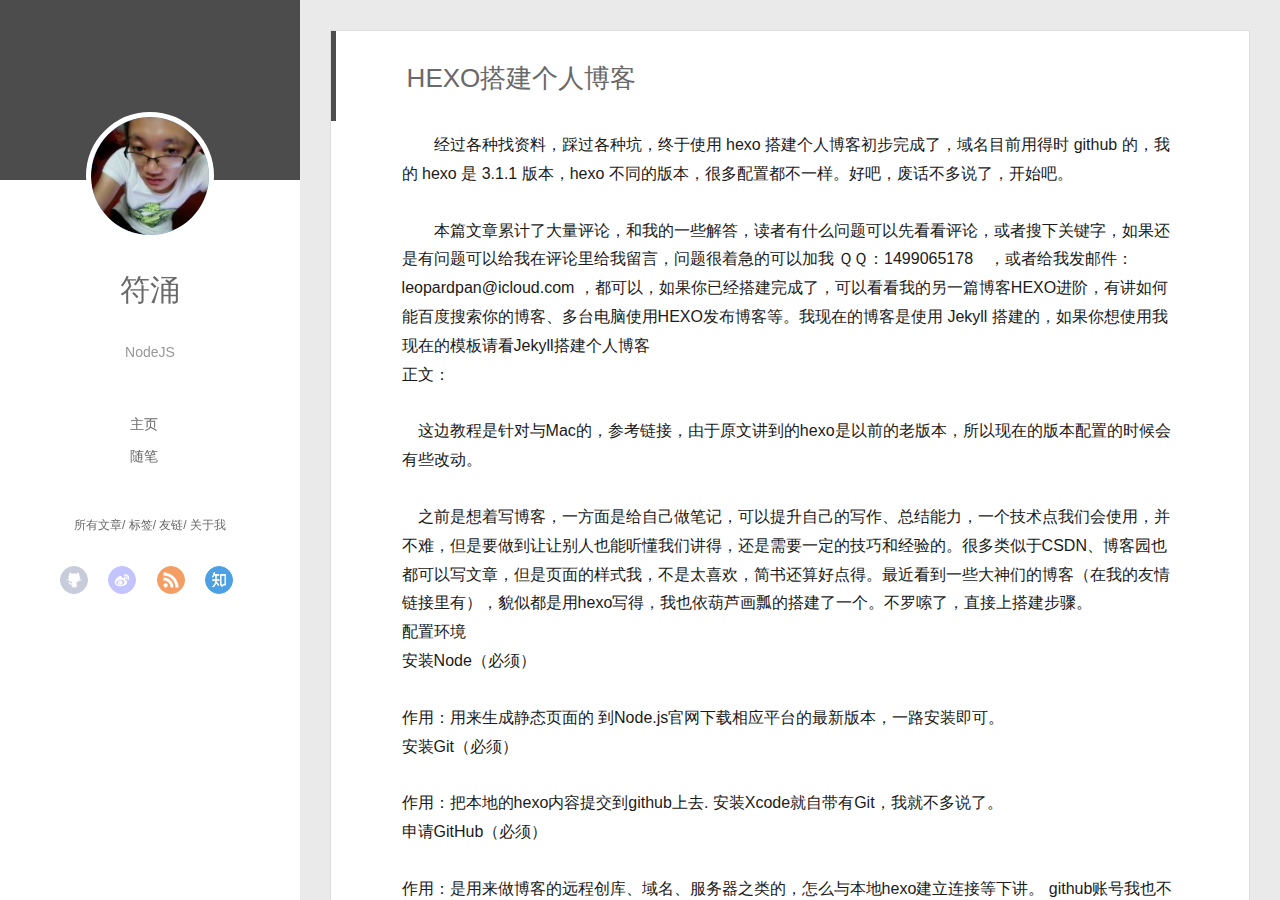
<file: 2017/01/13/HEXO搭建个人博客/index.html>
<!DOCTYPE html>
<html>
<head>
  <meta charset="utf-8">
  
  <meta http-equiv="X-UA-Compatible" content="IE=edge" >
  <title>HEXO搭建个人博客 | 符涌的个人博客</title>
  <meta name="viewport" content="width=device-width, initial-scale=1, maximum-scale=1">
  <meta name="description" content="经过各种找资料，踩过各种坑，终于使用 hexo 搭建个人博客初步完成了，域名目前用得时 github 的，我的 hexo 是 3.1.1 版本，hexo 不同的版本，很多配置都不一样。好吧，废话不多说了，开始吧。
　　本篇文章累计了大量评论，和我的一些解答，读者有什么问题可以先看看评论，或者搜下关键字，如果还是有问题可以给我在评论里给我留言，问题很着急的可以加我 ＱＱ：1499065178　，">
<meta property="og:type" content="article">
<meta property="og:title" content="HEXO搭建个人博客">
<meta property="og:url" content="http://yoursite.com/2017/01/13/HEXO搭建个人博客/index.html">
<meta property="og:site_name" content="符涌的个人博客">
<meta property="og:description" content="经过各种找资料，踩过各种坑，终于使用 hexo 搭建个人博客初步完成了，域名目前用得时 github 的，我的 hexo 是 3.1.1 版本，hexo 不同的版本，很多配置都不一样。好吧，废话不多说了，开始吧。
　　本篇文章累计了大量评论，和我的一些解答，读者有什么问题可以先看看评论，或者搜下关键字，如果还是有问题可以给我在评论里给我留言，问题很着急的可以加我 ＱＱ：1499065178　，">
<meta property="og:updated_time" content="2017-01-13T06:40:33.000Z">
<meta name="twitter:card" content="summary">
<meta name="twitter:title" content="HEXO搭建个人博客">
<meta name="twitter:description" content="经过各种找资料，踩过各种坑，终于使用 hexo 搭建个人博客初步完成了，域名目前用得时 github 的，我的 hexo 是 3.1.1 版本，hexo 不同的版本，很多配置都不一样。好吧，废话不多说了，开始吧。
　　本篇文章累计了大量评论，和我的一些解答，读者有什么问题可以先看看评论，或者搜下关键字，如果还是有问题可以给我在评论里给我留言，问题很着急的可以加我 ＱＱ：1499065178　，">
  
    <link rel="alternative" href="/atom.xml" title="符涌的个人博客" type="application/atom+xml">
  
  
    <link rel="icon" href="//favicon.png">
  
  <script src="/style.js"></script>
  

</head>

<body>
  <div id="container">
    <div class="left-col">
      <div class="overlay"></div>
<div class="intrude-less">
	<header id="header" class="inner">
		<a href="/" class="profilepic">
			
			<img src="https://fuyong859050943.github.io/images/avatar.jpg" class="js-avatar">
			
		</a>

		<hgroup>
		  <h1 class="header-author"><a href="/">符涌</a></h1>
		</hgroup>

		
		<p class="header-subtitle">NodeJS</p>
		

		<nav class="header-menu">
			<ul>
			
				<li><a href="/">主页</a></li>
	        
				<li><a href="/tags/随笔">随笔</a></li>
	        
			</ul>
		</nav>
		<nav class="header-smart-menu">
	        
    		
    			
    			<a class="js-smart-menu" data-idx="0" href="javascript:void(0)">所有文章</a>
    			
    			
            
    			
    			<a class="js-smart-menu" data-idx="1" href="javascript:void(0)">标签</a>
    			
    			
            
    			
    			<a class="js-smart-menu" data-idx="2" href="javascript:void(0)">友链</a>
    			
    			
            
    			
    			<a class="js-smart-menu" data-idx="3" href="javascript:void(0)">关于我</a>
    			
    			
            
		</nav>
		<nav class="header-nav">
			<div class="social">
				
					<a class="github" target="_blank" href="https://github.com/fuyong859050943" title="github">github</a>
		        
					<a class="weibo" target="_blank" href="https://my.oschina.net/fuyong/home" title="weibo">weibo</a>
		        
					<a class="rss" target="_blank" href="https://coding.net/u/fuyong" title="rss">rss</a>
		        
					<a class="zhihu" target="_blank" href="https://www.zhihu.com/people/fuyong-68/activities" title="zhihu">zhihu</a>
		        
			</div>
		</nav>
	</header>		
</div>

    </div>
    <div class="mid-col">
      <nav id="mobile-nav">
  	<div class="overlay">
  		<div class="slider-trigger"><i class="icon-list"></i></div>
  		<h1 class="header-author js-mobile-header hide">符涌</h1>
  	</div>
	<div class="intrude-less">
		<header id="header" class="inner">
			<div class="profilepic">
				
					<img src="https://fuyong859050943.github.io/images/avatar.jpg" class="js-avatar">
				
			</div>
			<hgroup>
			  <h1 class="header-author">符涌</h1>
			</hgroup>
			
			<p class="header-subtitle">NodeJS</p>
			
			<nav class="header-menu">
				<ul>
				
					<li><a href="/">主页</a></li>
		        
					<li><a href="/tags/随笔">随笔</a></li>
		        
				</ul>
			</nav>
			<nav class="header-nav">
				<div class="social">
					
						<a class="github" target="_blank" href="https://github.com/fuyong859050943" title="github">github</a>
			        
						<a class="weibo" target="_blank" href="https://my.oschina.net/fuyong/home" title="weibo">weibo</a>
			        
						<a class="rss" target="_blank" href="https://coding.net/u/fuyong" title="rss">rss</a>
			        
						<a class="zhihu" target="_blank" href="https://www.zhihu.com/people/fuyong-68/activities" title="zhihu">zhihu</a>
			        
				</div>
			</nav>
		</header>				
	</div>
</nav>

      <div class="body-wrap">
        <article id="post-HEXO搭建个人博客" class="article article-type-post" itemscope itemprop="blogPost">
  <div class="article-inner">
    
      <input type="hidden" class="isFancy" />
    
    
      <header class="article-header">
        
  
    <h1 class="article-title" itemprop="name">
      HEXO搭建个人博客
    </h1>
  

      </header>
    
    <div class="article-entry" itemprop="articleBody">
      
        <p>　　经过各种找资料，踩过各种坑，终于使用 hexo 搭建个人博客初步完成了，域名目前用得时 github 的，我的 hexo 是 3.1.1 版本，hexo 不同的版本，很多配置都不一样。好吧，废话不多说了，开始吧。</p>
<p>　　本篇文章累计了大量评论，和我的一些解答，读者有什么问题可以先看看评论，或者搜下关键字，如果还是有问题可以给我在评论里给我留言，问题很着急的可以加我 ＱＱ：1499065178　，或者给我发邮件：leopardpan@icloud.com ，都可以，如果你已经搭建完成了，可以看看我的另一篇博客HEXO进阶，有讲如何能百度搜索你的博客、多台电脑使用HEXO发布博客等。我现在的博客是使用 Jekyll 搭建的，如果你想使用我现在的模板请看Jekyll搭建个人博客<br>正文：</p>
<p>　这边教程是针对与Mac的，参考链接，由于原文讲到的hexo是以前的老版本，所以现在的版本配置的时候会有些改动。</p>
<p>　之前是想着写博客，一方面是给自己做笔记，可以提升自己的写作、总结能力，一个技术点我们会使用，并不难，但是要做到让让别人也能听懂我们讲得，还是需要一定的技巧和经验的。很多类似于CSDN、博客园也都可以写文章，但是页面的样式我，不是太喜欢，简书还算好点得。最近看到一些大神们的博客（在我的友情链接里有），貌似都是用hexo写得，我也依葫芦画瓢的搭建了一个。不罗嗦了，直接上搭建步骤。<br>配置环境<br>安装Node（必须）</p>
<p>作用：用来生成静态页面的 到Node.js官网下载相应平台的最新版本，一路安装即可。<br>安装Git（必须）</p>
<p>作用：把本地的hexo内容提交到github上去. 安装Xcode就自带有Git，我就不多说了。<br>申请GitHub（必须）</p>
<p>作用：是用来做博客的远程创库、域名、服务器之类的，怎么与本地hexo建立连接等下讲。 github账号我也不再啰嗦了,没有的话直接申请就行了，跟一般的注册账号差不多，SSH Keys，看你自己了，可以不配制，不配置的话以后每次对自己的博客有改动提交的时候就要手动输入账号密码，配置了就不需要了，怎么配置我就不多说了，网上有很多教程。<br>正式安装HEXO　</p>
<p>Node和Git都安装好后，可执行如下命令安装hexo：</p>
<p>$ sudo npm install -g hexo</p>
<p>初始化</p>
<p>创建一个文件夹，如：Blog，cd到Blog里执行hexo init的。命令：</p>
<p>hexo init</p>
<p>好啦，至此，全部安装工作已经完成！<br>生成静态页面</p>
<p>继续再Blog目录下执行如下命令，生成静态页面</p>
<p>hexo generate （hexo g  也可以）   </p>
<p>本地启动</p>
<p>启动本地服务，进行文章预览调试，命令：</p>
<p>hexo server   </p>
<p>浏览器输入<a href="http://localhost:4000" target="_blank" rel="external">http://localhost:4000</a> 我不知道你们能不能，反正我不能，因为我还有环境没配置好<br>常见的HEXO配置错误：</p>
<p>ERROR Plugin load failed: hexo-server</p>
<p>原因： Besides, utilities are separated into a standalone module. hexo.util is not reachable anymore.</p>
<p>解决方法，执行命令：$ sudo npm install hexo-server</p>
<p>执行命令hexo server，提示：Usage: hexo<command> ….</p>
<p>原因：我认为是没有生成本地服务</p>
<p>解决方法，执行命令：$ npm install hexo-server –save</p>
<p>提示：hexo-server@0.1.2 node_modules/hexo-server<br>…. </p>
<p>表示成功了<a href="https://hexo.io/zh-cn/docs/server.html" target="_blank" rel="external">参考</a></p>
<p>这个时候再执行：$ hexo-server</p>
<p>得到: INFO Hexo is running at <a href="http://0.0.0.0:4000/" target="_blank" rel="external">http://0.0.0.0:4000/</a>. Press Ctrl+C to stop.</p>
<p>这个时候再点击<a href="http://0.0.0.0:4000，正常情况下应该是最原始的画面，但是我看到的是：" target="_blank" rel="external">http://0.0.0.0:4000，正常情况下应该是最原始的画面，但是我看到的是：</a> 白板和Cannot GET / 几个字 原因： 由于2.6以后就更新了，我们需要手动配置些东西，我们需要输入下面三行命令：</p>
<p>npm install hexo-renderer-ejs –save<br>npm install hexo-renderer-stylus –save<br>npm install hexo-renderer-marked –save</p>
<p>这个时候再重新生成静态文件，命令：</p>
<p>hexo generate （或hexo g）</p>
<p>启动本地服务器：</p>
<p>hexo server （或hexo s）</p>
<p>再点击网址<a href="http://0.0.0.0:4000" target="_blank" rel="external">http://0.0.0.0:4000</a> OK终于可以看到属于你自己的blog啦，?，虽然很简陋，但好歹有了一个属于自己的小窝了。参考链接，本地已经简单的设置好了，但是现在域名和服务器都是基于自己的电脑，接下来需要跟github进行关联。<br>配置Github<br>建立Repository</p>
<p>建立与你用户名对应的仓库，仓库名必须为【your_user_name.github.io】，固定写法 然后建立关联，我的Blog在本地/Users/leopard/Blog，Blog是我之前建的东西也全在这里面，有：</p>
<pre><code>Blog
　｜
　｜－－ _config.yml
　｜－－ node_modules
　｜－－ public
　｜－－ source
　｜－－ db.json
　｜－－ package.json
　｜－－ scaffolds
　｜－－ themes 　　　　　 　　　
</code></pre><p>现在我们需要_config.yml文件，来建立关联，命令：</p>
<p>vim _config.yml</p>
<p>翻到最下面，改成我这样子的，注意： : 后面要有空格</p>
<p>deploy:<br>  type: git<br>  repository: <a href="https://github.com/leopardpan/leopardpan.github.io.git" target="_blank" rel="external">https://github.com/leopardpan/leopardpan.github.io.git</a><br>  branch: master</p>
<p>执行如下命令才能使用git部署</p>
<p>npm install hexo-deployer-git –save</p>
<p>网上会有很多说法，有的type是github, 还有repository 最后面的后缀也不一样，是github.com.git，我也踩了很多坑，我现在的版本是hexo: 3.1.1，执行命令hexo -vsersion就出来了,貌似3.0后全部改成我上面这种格式了。 忘了说了，我没用SSH Keys如果你用了SSH Keys的话直接在github里复制SSH的就行了，总共就两种协议，相信你懂的。 然后，执行配置命令：</p>
<p>hexo deploy</p>
<p>　然后再浏览器中输入<a href="http://leopardpan.github.io/就行了，我的" target="_blank" rel="external">http://leopardpan.github.io/就行了，我的</a> github 的账户叫 leopardpan ,把这个改成你 github 的账户名就行了<br>部署步骤</p>
<p>每次部署的步骤，可按以下三步来进行。</p>
<p>hexo clean<br>hexo generate<br>hexo deploy</p>
<p>一些常用命令：</p>
<p>hexo new “postName” #新建文章<br>hexo new page “pageName” #新建页面<br>hexo generate #生成静态页面至public目录<br>hexo server #开启预览访问端口（默认端口4000，’ctrl + c’关闭server）<br>hexo deploy #将.deploy目录部署到GitHub<br>hexo help  #查看帮助<br>hexo version  #查看Hexo的版本</p>
<p>这里有大量的主题列表使用方法里面 都有详细的介绍，我就不多说了。<br>我这里有几款个人认为不错的主题，免去你们，一个一个的选了，欢迎吐槽我的审美，?<br>　Cover - A chic theme with facebook-like cover photo<br>　Oishi - A white theme based on Landscape plus and Writing.<br>　Sidebar - Another theme based on Light with a simple sidebar<br>　TKL - A responsive design theme for Hexo. 一个设计优雅的响应式主题<br>　Tinnypp - A clean, simple theme based on Tinny<br>　Writing - A small and simple hexo theme based on Light<br>　Yilia - Responsive and simple style 优雅简洁响应式主题，我用得就是这个。<br>　Pacman voidy - A theme with dynamic tagcloud and dynamic snow<br>一些基本路径</p>
<p>　文章在 source/_posts，编辑器可以用 Sublime，支持 markdown 语法。如果想修改头像可以直接在主题的 _config.yml 文件里面修改，友情链接，之类的都在这里，修改名字在 public/index.html 里修改，开始打理你的博客吧，有什么问题或者建议，都可以提出来，我会继续完善的。</p>
<p>Markdown语法参考链接: 作业部落<br>Q&amp;A</p>
<pre><code>问：如何让文章想只显示一部分和一个 阅读全文 的按钮？
答：在文章中加一个 &lt;!--more--&gt; ， &lt;!--more--&gt; 后面的内容就不会显示出来了。

问：本地部署成功了，也能预览效果，但使用 username.github.io 访问，出现 404 .
答：首先确认 hexo d 命令执行是否报错，如果没有报错，再查看一下你的 github 的 username.github.io 仓库，你的博客是否已经成功提交了，你的 github 邮箱也要通过验证才行。
</code></pre>
      
    </div>
    <div class="article-info article-info-index">
      
      <a href="/2017/01/13/HEXO搭建个人博客/" class="archive-article-date">
  	<time datetime="2017-01-13T05:58:51.000Z" itemprop="datePublished"><i class="icon-clock"></i>2017-01-13</time>
</a>
      
      

      <div class="clearfix"></div>
    </div>
  </div>
</article>

  
<nav id="article-nav">
  
    <a href="/2017/01/13/Spring注入工具类/" id="article-nav-newer" class="article-nav-link-wrap">
      <i class="icon-circle-left"></i>
      <div class="article-nav-title">
        
          &#39;Spring注入工具类&#39;
        
      </div>
    </a>
  
  
    <a href="/2016/10/07/hello-world/" id="article-nav-older" class="article-nav-link-wrap">
      <div class="article-nav-title">Hello World</div>
      <i class="icon-circle-right"></i>
    </a>
  
</nav>




<div class="share_jia">
	<!-- JiaThis Button BEGIN -->
	<div class="jiathis_style">
		<span class="jiathis_txt">Share to: &nbsp; </span>
		<a class="jiathis_button_facebook"></a> 
	    <a class="jiathis_button_twitter"></a>
	    <a class="jiathis_button_plus"></a> 
	    <a class="jiathis_button_tsina"></a>
		<a class="jiathis_button_cqq"></a>
		<a class="jiathis_button_douban"></a>
		<a class="jiathis_button_weixin"></a>
		<a class="jiathis_button_tumblr"></a>
    <a href="http://www.jiathis.com/share" class="jiathis jiathis_txt jtico jtico_jiathis" target="_blank"></a>
	</div>
	<script type="text/javascript" src="//v3.jiathis.com/code/jia.js?uid=1405949716054953" charset="utf-8"></script>
	<!-- JiaThis Button END -->
</div>









      </div>
      <footer id="footer">
  <div class="outer">
    <div id="footer-info">
    	<div class="footer-left">
    		&copy; 2017 符涌
    	</div>
      	<div class="footer-right">
      		<a href="http://hexo.io/" target="_blank">Hexo</a>  Theme <a href="https://github.com/litten/hexo-theme-yilia" target="_blank">Yilia</a> by Litten
      	</div>
    </div>
  </div>
</footer>
    </div>
    <script>
	var yiliaConfig = {
		fancybox: true,
		mathjax: false,
		animate: true,
		isHome: false,
		isPost: true,
		isArchive: false,
		isTag: false,
		isCategory: false,
		open_in_new: false,
		root: "/",
		innerArchive: true
	}
</script>

<script src="/./main.js"></script>


    
<div class="tools-col">
  <ul class="btn-wrap">
    
      <li class="chose" data-hook="tools-section-all"><span class="text">全部</span><i class="icon-book"></i></li>
    
    
      <li data-hook="tools-section-tag"><span class="text">标签</span><i class="icon-price-tags"></i></li>
    
    
      <li data-hook="tools-section-friends"><span class="text">友链</span><i class="icon-link"></i></li>
    
    
      <li data-hook="tools-section-me"><span class="text">我</span><i class="icon-smile"></i></li>
    
  </ul>
  <div class="tools-wrap">
    
    	<section class="tools-section tools-section-all chose">
    	</section>
    

    
    	<section class="tools-section tools-section-tag">
    			<div class="widget tagcloud" id="js-tagcloud">
    				
    			</div>
    	</section>
    

    
    	<section class="tools-section tools-section-friends">
  		
  			<div class="friends-wrap" id="js-friends">
  			
  	          <a target="_blank" class="main-nav-link switch-friends-link" href="https://github.com/fuyong859050943">友情链接1</a>
  	        
  	          <a target="_blank" class="main-nav-link switch-friends-link" href="https://github.com/fuyong859050943">友情链接2</a>
  	        
  	          <a target="_blank" class="main-nav-link switch-friends-link" href="https://github.com/fuyong859050943">友情链接3</a>
  	        
  	        </div>
  		
    	</section>
    

    
    	<section class="tools-section tools-section-me">
  	  	
  	  		<div class="aboutme-wrap" id="js-aboutme">很惭愧&lt;br&gt;&lt;br&gt;只做了一点微小的工作&lt;br&gt;谢谢大家</div>
  	  	
    	</section>
    
  </div>
  
</div>
    <!-- Root element of PhotoSwipe. Must have class pswp. -->
<div class="pswp" tabindex="-1" role="dialog" aria-hidden="true">

    <!-- Background of PhotoSwipe. 
         It's a separate element as animating opacity is faster than rgba(). -->
    <div class="pswp__bg"></div>

    <!-- Slides wrapper with overflow:hidden. -->
    <div class="pswp__scroll-wrap">

        <!-- Container that holds slides. 
            PhotoSwipe keeps only 3 of them in the DOM to save memory.
            Don't modify these 3 pswp__item elements, data is added later on. -->
        <div class="pswp__container">
            <div class="pswp__item"></div>
            <div class="pswp__item"></div>
            <div class="pswp__item"></div>
        </div>

        <!-- Default (PhotoSwipeUI_Default) interface on top of sliding area. Can be changed. -->
        <div class="pswp__ui pswp__ui--hidden">

            <div class="pswp__top-bar">

                <!--  Controls are self-explanatory. Order can be changed. -->

                <div class="pswp__counter"></div>

                <button class="pswp__button pswp__button--close" title="Close (Esc)"></button>

                <button class="pswp__button pswp__button--share" style="display:none" title="Share"></button>

                <button class="pswp__button pswp__button--fs" title="Toggle fullscreen"></button>

                <button class="pswp__button pswp__button--zoom" title="Zoom in/out"></button>

                <!-- Preloader demo http://codepen.io/dimsemenov/pen/yyBWoR -->
                <!-- element will get class pswp__preloader--active when preloader is running -->
                <div class="pswp__preloader">
                    <div class="pswp__preloader__icn">
                      <div class="pswp__preloader__cut">
                        <div class="pswp__preloader__donut"></div>
                      </div>
                    </div>
                </div>
            </div>

            <div class="pswp__share-modal pswp__share-modal--hidden pswp__single-tap">
                <div class="pswp__share-tooltip"></div> 
            </div>

            <button class="pswp__button pswp__button--arrow--left" title="Previous (arrow left)">
            </button>

            <button class="pswp__button pswp__button--arrow--right" title="Next (arrow right)">
            </button>

            <div class="pswp__caption">
                <div class="pswp__caption__center"></div>
            </div>

        </div>

    </div>

</div>
  </div>
</body>
</html>
</file>
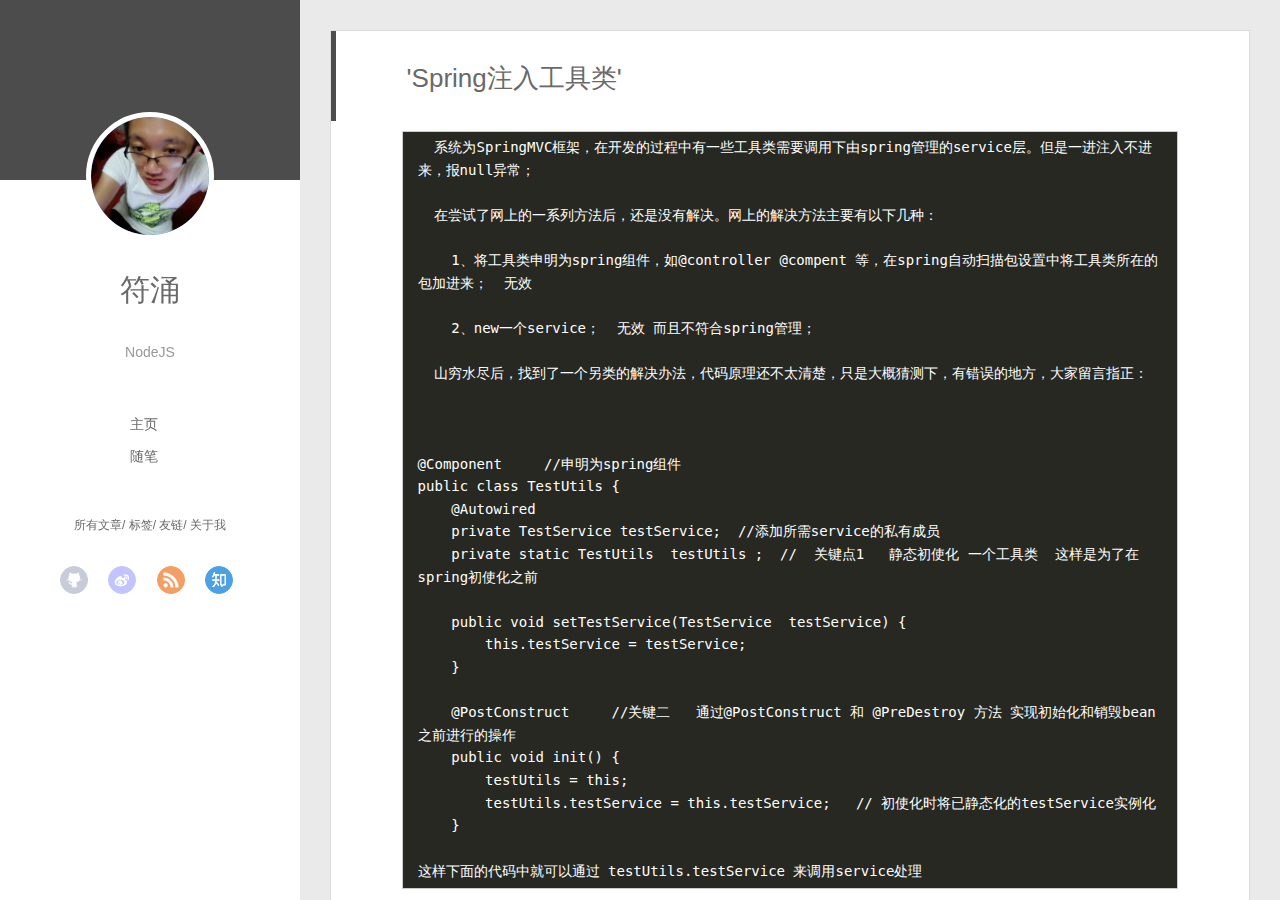
<file: 2017/01/13/Spring注入工具类/index.html>
<!DOCTYPE html>
<html>
<head>
  <meta charset="utf-8">
  
  <meta http-equiv="X-UA-Compatible" content="IE=edge" >
  <title>&#39;Spring注入工具类&#39; | 符涌的个人博客</title>
  <meta name="viewport" content="width=device-width, initial-scale=1, maximum-scale=1">
  <meta name="description" content="系统为SpringMVC框架，在开发的过程中有一些工具类需要调用下由spring管理的service层。但是一进注入不进来，报null异常；

  在尝试了网上的一系列方法后，还是没有解决。网上的解决方法主要有以下几种：

    1、将工具类申明为spring组件，如@controller @compent 等，在spring自动扫描包设置中将工具类所在的包加进来；  无效  

    2">
<meta property="og:type" content="article">
<meta property="og:title" content="'Spring注入工具类'">
<meta property="og:url" content="http://yoursite.com/2017/01/13/Spring注入工具类/index.html">
<meta property="og:site_name" content="符涌的个人博客">
<meta property="og:description" content="系统为SpringMVC框架，在开发的过程中有一些工具类需要调用下由spring管理的service层。但是一进注入不进来，报null异常；

  在尝试了网上的一系列方法后，还是没有解决。网上的解决方法主要有以下几种：

    1、将工具类申明为spring组件，如@controller @compent 等，在spring自动扫描包设置中将工具类所在的包加进来；  无效  

    2">
<meta property="og:updated_time" content="2017-01-13T13:23:17.000Z">
<meta name="twitter:card" content="summary">
<meta name="twitter:title" content="'Spring注入工具类'">
<meta name="twitter:description" content="系统为SpringMVC框架，在开发的过程中有一些工具类需要调用下由spring管理的service层。但是一进注入不进来，报null异常；

  在尝试了网上的一系列方法后，还是没有解决。网上的解决方法主要有以下几种：

    1、将工具类申明为spring组件，如@controller @compent 等，在spring自动扫描包设置中将工具类所在的包加进来；  无效  

    2">
  
    <link rel="alternative" href="/atom.xml" title="符涌的个人博客" type="application/atom+xml">
  
  
    <link rel="icon" href="//favicon.png">
  
  <script src="/style.js"></script>
  

</head>

<body>
  <div id="container">
    <div class="left-col">
      <div class="overlay"></div>
<div class="intrude-less">
	<header id="header" class="inner">
		<a href="/" class="profilepic">
			
			<img src="https://fuyong859050943.github.io/images/avatar.jpg" class="js-avatar">
			
		</a>

		<hgroup>
		  <h1 class="header-author"><a href="/">符涌</a></h1>
		</hgroup>

		
		<p class="header-subtitle">NodeJS</p>
		

		<nav class="header-menu">
			<ul>
			
				<li><a href="/">主页</a></li>
	        
				<li><a href="/tags/随笔">随笔</a></li>
	        
			</ul>
		</nav>
		<nav class="header-smart-menu">
	        
    		
    			
    			<a class="js-smart-menu" data-idx="0" href="javascript:void(0)">所有文章</a>
    			
    			
            
    			
    			<a class="js-smart-menu" data-idx="1" href="javascript:void(0)">标签</a>
    			
    			
            
    			
    			<a class="js-smart-menu" data-idx="2" href="javascript:void(0)">友链</a>
    			
    			
            
    			
    			<a class="js-smart-menu" data-idx="3" href="javascript:void(0)">关于我</a>
    			
    			
            
		</nav>
		<nav class="header-nav">
			<div class="social">
				
					<a class="github" target="_blank" href="https://github.com/fuyong859050943" title="github">github</a>
		        
					<a class="weibo" target="_blank" href="https://my.oschina.net/fuyong/home" title="weibo">weibo</a>
		        
					<a class="rss" target="_blank" href="https://coding.net/u/fuyong" title="rss">rss</a>
		        
					<a class="zhihu" target="_blank" href="https://www.zhihu.com/people/fuyong-68/activities" title="zhihu">zhihu</a>
		        
			</div>
		</nav>
	</header>		
</div>

    </div>
    <div class="mid-col">
      <nav id="mobile-nav">
  	<div class="overlay">
  		<div class="slider-trigger"><i class="icon-list"></i></div>
  		<h1 class="header-author js-mobile-header hide">符涌</h1>
  	</div>
	<div class="intrude-less">
		<header id="header" class="inner">
			<div class="profilepic">
				
					<img src="https://fuyong859050943.github.io/images/avatar.jpg" class="js-avatar">
				
			</div>
			<hgroup>
			  <h1 class="header-author">符涌</h1>
			</hgroup>
			
			<p class="header-subtitle">NodeJS</p>
			
			<nav class="header-menu">
				<ul>
				
					<li><a href="/">主页</a></li>
		        
					<li><a href="/tags/随笔">随笔</a></li>
		        
				</ul>
			</nav>
			<nav class="header-nav">
				<div class="social">
					
						<a class="github" target="_blank" href="https://github.com/fuyong859050943" title="github">github</a>
			        
						<a class="weibo" target="_blank" href="https://my.oschina.net/fuyong/home" title="weibo">weibo</a>
			        
						<a class="rss" target="_blank" href="https://coding.net/u/fuyong" title="rss">rss</a>
			        
						<a class="zhihu" target="_blank" href="https://www.zhihu.com/people/fuyong-68/activities" title="zhihu">zhihu</a>
			        
				</div>
			</nav>
		</header>				
	</div>
</nav>

      <div class="body-wrap">
        <article id="post-Spring注入工具类" class="article article-type-post" itemscope itemprop="blogPost">
  <div class="article-inner">
    
      <input type="hidden" class="isFancy" />
    
    
      <header class="article-header">
        
  
    <h1 class="article-title" itemprop="name">
      &#39;Spring注入工具类&#39;
    </h1>
  

      </header>
    
    <div class="article-entry" itemprop="articleBody">
      
        <pre><code>  系统为SpringMVC框架，在开发的过程中有一些工具类需要调用下由spring管理的service层。但是一进注入不进来，报null异常；

  在尝试了网上的一系列方法后，还是没有解决。网上的解决方法主要有以下几种：

    1、将工具类申明为spring组件，如@controller @compent 等，在spring自动扫描包设置中将工具类所在的包加进来；  无效  

    2、new一个service；  无效 而且不符合spring管理；

  山穷水尽后，找到了一个另类的解决办法，代码原理还不太清楚，只是大概猜测下，有错误的地方，大家留言指正：



@Component     //申明为spring组件
public class TestUtils {  
    @Autowired    
    private TestService testService;  //添加所需service的私有成员
    private static TestUtils  testUtils ;  //  关键点1   静态初使化 一个工具类  这样是为了在spring初使化之前

    public void setTestService(TestService  testService) {  
        this.testService = testService;  
    }  

    @PostConstruct     //关键二   通过@PostConstruct 和 @PreDestroy 方法 实现初始化和销毁bean之前进行的操作
    public void init() {  
        testUtils = this;  
        testUtils.testService = this.testService;   // 初使化时将已静态化的testService实例化
    }  

这样下面的代码中就可以通过 testUtils.testService 来调用service处理
</code></pre>
      
    </div>
    <div class="article-info article-info-index">
      
      <a href="/2017/01/13/Spring注入工具类/" class="archive-article-date">
  	<time datetime="2017-01-13T13:21:37.000Z" itemprop="datePublished"><i class="icon-clock"></i>2017-01-13</time>
</a>
      
      

      <div class="clearfix"></div>
    </div>
  </div>
</article>

  
<nav id="article-nav">
  
  
    <a href="/2017/01/13/HEXO搭建个人博客/" id="article-nav-older" class="article-nav-link-wrap">
      <div class="article-nav-title">HEXO搭建个人博客</div>
      <i class="icon-circle-right"></i>
    </a>
  
</nav>




<div class="share_jia">
	<!-- JiaThis Button BEGIN -->
	<div class="jiathis_style">
		<span class="jiathis_txt">Share to: &nbsp; </span>
		<a class="jiathis_button_facebook"></a> 
	    <a class="jiathis_button_twitter"></a>
	    <a class="jiathis_button_plus"></a> 
	    <a class="jiathis_button_tsina"></a>
		<a class="jiathis_button_cqq"></a>
		<a class="jiathis_button_douban"></a>
		<a class="jiathis_button_weixin"></a>
		<a class="jiathis_button_tumblr"></a>
    <a href="http://www.jiathis.com/share" class="jiathis jiathis_txt jtico jtico_jiathis" target="_blank"></a>
	</div>
	<script type="text/javascript" src="//v3.jiathis.com/code/jia.js?uid=1405949716054953" charset="utf-8"></script>
	<!-- JiaThis Button END -->
</div>









      </div>
      <footer id="footer">
  <div class="outer">
    <div id="footer-info">
    	<div class="footer-left">
    		&copy; 2017 符涌
    	</div>
      	<div class="footer-right">
      		<a href="http://hexo.io/" target="_blank">Hexo</a>  Theme <a href="https://github.com/litten/hexo-theme-yilia" target="_blank">Yilia</a> by Litten
      	</div>
    </div>
  </div>
</footer>
    </div>
    <script>
	var yiliaConfig = {
		fancybox: true,
		mathjax: false,
		animate: true,
		isHome: false,
		isPost: true,
		isArchive: false,
		isTag: false,
		isCategory: false,
		open_in_new: false,
		root: "/",
		innerArchive: true
	}
</script>

<script src="/./main.js"></script>


    
<div class="tools-col">
  <ul class="btn-wrap">
    
      <li class="chose" data-hook="tools-section-all"><span class="text">全部</span><i class="icon-book"></i></li>
    
    
      <li data-hook="tools-section-tag"><span class="text">标签</span><i class="icon-price-tags"></i></li>
    
    
      <li data-hook="tools-section-friends"><span class="text">友链</span><i class="icon-link"></i></li>
    
    
      <li data-hook="tools-section-me"><span class="text">我</span><i class="icon-smile"></i></li>
    
  </ul>
  <div class="tools-wrap">
    
    	<section class="tools-section tools-section-all chose">
    	</section>
    

    
    	<section class="tools-section tools-section-tag">
    			<div class="widget tagcloud" id="js-tagcloud">
    				
    			</div>
    	</section>
    

    
    	<section class="tools-section tools-section-friends">
  		
  			<div class="friends-wrap" id="js-friends">
  			
  	          <a target="_blank" class="main-nav-link switch-friends-link" href="https://github.com/fuyong859050943">友情链接1</a>
  	        
  	          <a target="_blank" class="main-nav-link switch-friends-link" href="https://github.com/fuyong859050943">友情链接2</a>
  	        
  	          <a target="_blank" class="main-nav-link switch-friends-link" href="https://github.com/fuyong859050943">友情链接3</a>
  	        
  	        </div>
  		
    	</section>
    

    
    	<section class="tools-section tools-section-me">
  	  	
  	  		<div class="aboutme-wrap" id="js-aboutme">很惭愧&lt;br&gt;&lt;br&gt;只做了一点微小的工作&lt;br&gt;谢谢大家</div>
  	  	
    	</section>
    
  </div>
  
</div>
    <!-- Root element of PhotoSwipe. Must have class pswp. -->
<div class="pswp" tabindex="-1" role="dialog" aria-hidden="true">

    <!-- Background of PhotoSwipe. 
         It's a separate element as animating opacity is faster than rgba(). -->
    <div class="pswp__bg"></div>

    <!-- Slides wrapper with overflow:hidden. -->
    <div class="pswp__scroll-wrap">

        <!-- Container that holds slides. 
            PhotoSwipe keeps only 3 of them in the DOM to save memory.
            Don't modify these 3 pswp__item elements, data is added later on. -->
        <div class="pswp__container">
            <div class="pswp__item"></div>
            <div class="pswp__item"></div>
            <div class="pswp__item"></div>
        </div>

        <!-- Default (PhotoSwipeUI_Default) interface on top of sliding area. Can be changed. -->
        <div class="pswp__ui pswp__ui--hidden">

            <div class="pswp__top-bar">

                <!--  Controls are self-explanatory. Order can be changed. -->

                <div class="pswp__counter"></div>

                <button class="pswp__button pswp__button--close" title="Close (Esc)"></button>

                <button class="pswp__button pswp__button--share" style="display:none" title="Share"></button>

                <button class="pswp__button pswp__button--fs" title="Toggle fullscreen"></button>

                <button class="pswp__button pswp__button--zoom" title="Zoom in/out"></button>

                <!-- Preloader demo http://codepen.io/dimsemenov/pen/yyBWoR -->
                <!-- element will get class pswp__preloader--active when preloader is running -->
                <div class="pswp__preloader">
                    <div class="pswp__preloader__icn">
                      <div class="pswp__preloader__cut">
                        <div class="pswp__preloader__donut"></div>
                      </div>
                    </div>
                </div>
            </div>

            <div class="pswp__share-modal pswp__share-modal--hidden pswp__single-tap">
                <div class="pswp__share-tooltip"></div> 
            </div>

            <button class="pswp__button pswp__button--arrow--left" title="Previous (arrow left)">
            </button>

            <button class="pswp__button pswp__button--arrow--right" title="Next (arrow right)">
            </button>

            <div class="pswp__caption">
                <div class="pswp__caption__center"></div>
            </div>

        </div>

    </div>

</div>
  </div>
</body>
</html>
</file>
